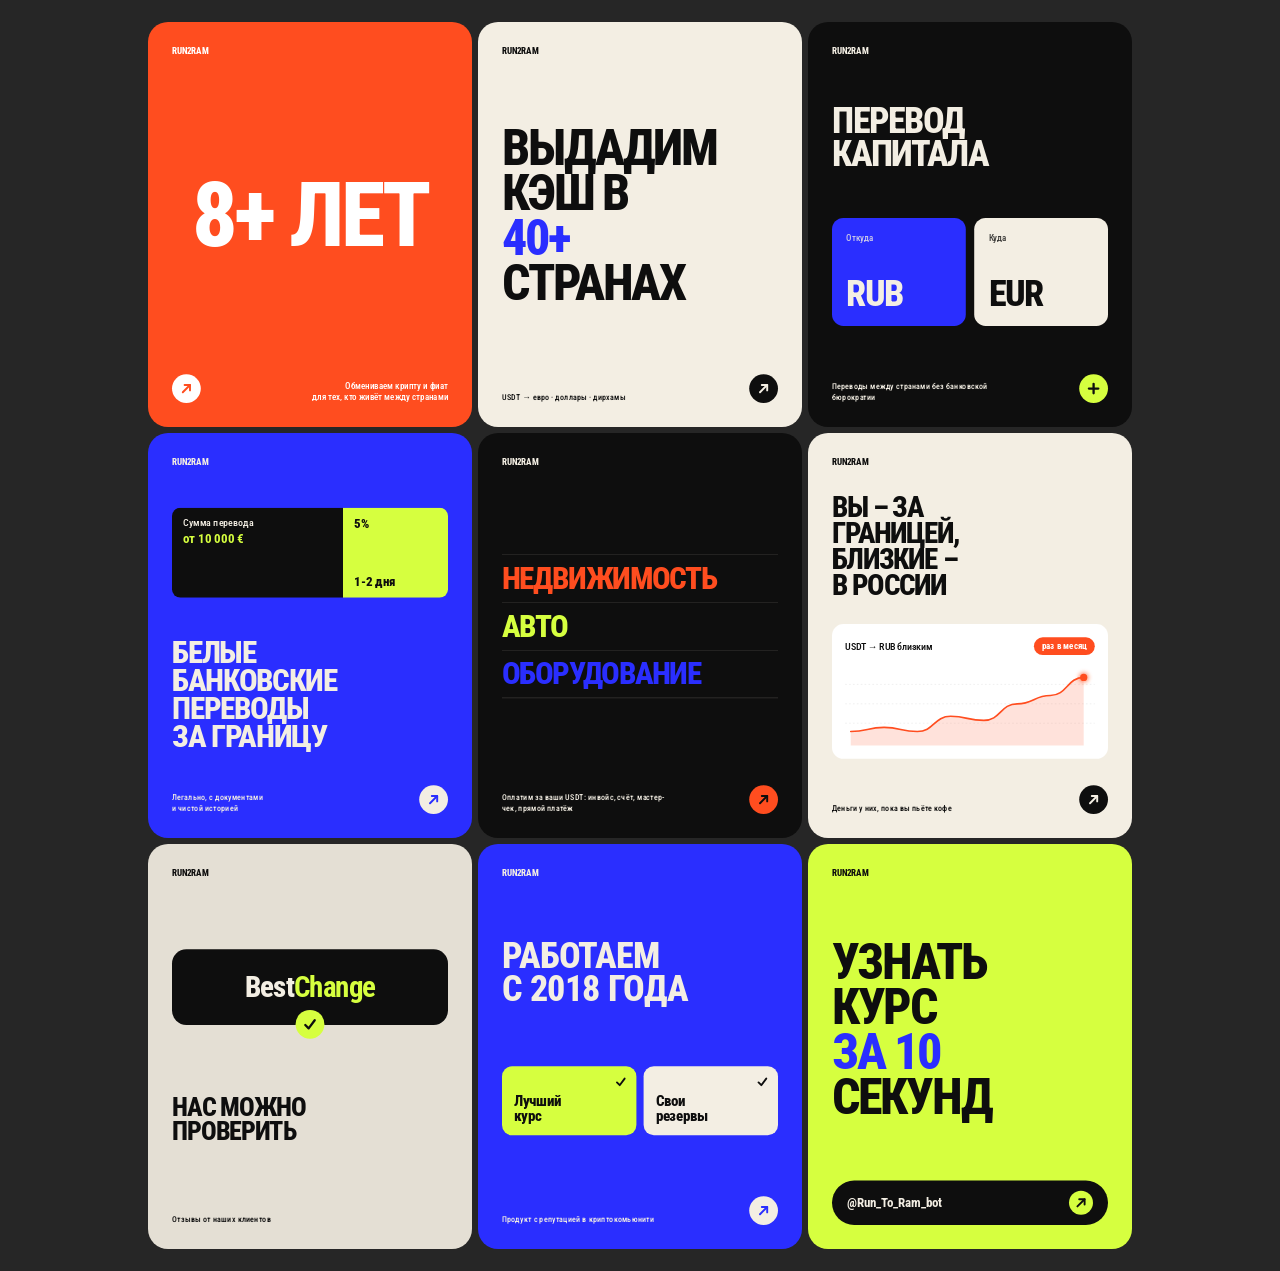
<file: index.html>
<!DOCTYPE html>
<html lang="ru">
<head>
<meta charset="UTF-8">
<title>RunToRam — Instagram v5</title>
<link rel="preconnect" href="https://fonts.googleapis.com">
<link rel="preconnect" href="https://fonts.gstatic.com" crossorigin>
<link href="https://fonts.googleapis.com/css2?family=Roboto+Condensed:wght@400;500;700;800;900&display=swap" rel="stylesheet">
<style>
  :root {
    --cream:  #F3EEE3;
    --black:  #0E0E0E;
    --indigo: #2A2EFF;
    --lime:   #D6FF3F;
    --orange: #FF4D1F;
    --ink-60: rgba(14,14,14,.55);
    --cr-60:  rgba(243,238,227,.6);
  }

  * { margin:0; padding:0; box-sizing:border-box; font-family:'Roboto Condensed',sans-serif; }

  body {
    background:#262626;            /* чуть светлее чёрной карточки (#0E0E0E) */
    padding:22px;
    display:grid;
    grid-template-columns:repeat(3, 324px);   /* всегда 3 карточки в ряд, как в Инсте */
    gap:6px;
    justify-content:center;
    align-content:start;
  }

  .frame { width:324px; height:405px; overflow:hidden; border-radius:20px; flex-shrink:0; }

  .card {
    width:1080px; height:1350px;
    transform:scale(.3); transform-origin:top left;
    position:relative; overflow:hidden;
    padding:80px;
    display:flex; flex-direction:column; justify-content:space-between;
  }

  /* ---- shared atoms ---- */
  .top { display:flex; justify-content:space-between; align-items:center; z-index:3; position:relative; }
  .bot { display:flex; justify-content:space-between; align-items:flex-end; z-index:3; position:relative; gap:24px; }

  .wm { font-size:30px; font-weight:800; letter-spacing:-.02em; }
  .tag {
    font-size:24px; font-weight:600; letter-spacing:.02em;
    padding:14px 30px; border-radius:999px;
  }
  .kicker { font-size:28px; font-weight:500; letter-spacing:.01em; max-width:560px; line-height:1.35; }

  .circle {
    width:96px; height:96px; border-radius:50%;
    display:flex; align-items:center; justify-content:center;
    font-size:46px; font-weight:500; flex-shrink:0;
  }

  /* icons */
  .ico { display:block; }
  .circle .ico { width:48px; height:48px; }

  .pill-mark {
    display:inline-flex; align-items:center; gap:14px;
    padding:18px 32px; border-radius:999px;
    font-size:34px; font-weight:700;
  }

  /* hero type */
  .hero {
    font-weight:800; letter-spacing:-.045em; line-height:.9;
  }
  .it { font-style:normal; font-weight:800; }

  /* nested widget */
  .widget {
    border-radius:38px; padding:48px;
    display:flex; flex-direction:column; justify-content:space-between;
  }

  /* ============================================================= 01
     КТО МЫ — indigo, giant number (à la "1M")                     */
  .c1 { background:var(--orange); color:#fff; }
  .c1 .num { font-size:300px; font-weight:800; letter-spacing:-.04em; line-height:.9; color:#fff; white-space:nowrap; text-align:center; }
  .c1 .tag { background:var(--lime); color:var(--black); }
  .c1 .circle { background:#fff; color:var(--orange); }
  .c1 .cap { font-size:30px; font-weight:500; max-width:540px; text-align:right; line-height:1.3; color:#fff; }

  /* ============================================================= 02
     USDT → КЭШ — cream, massive type w/ italic accent             */
  .c2 { background:var(--cream); color:var(--black); }
  .c2 .hero { font-size:166px; }
  .c2 .it { color:var(--indigo); }
  .c2 .tag { background:var(--black); color:var(--cream); }
  .c2 .circle { background:var(--black); color:var(--cream); }

  /* ============================================================= 03
     ПЕРЕВОД КАПИТАЛА — black, nested stat widgets (à la GROWTH)    */
  .c3 { background:var(--black); color:var(--cream); }
  .c3 .hero { font-size:120px; }
  .c3 .plus { width:96px; height:96px; border-radius:50%; background:var(--lime); color:var(--black);
              display:flex; align-items:center; justify-content:center; font-size:64px; font-weight:400; }
  .c3 .grid { display:grid; grid-template-columns:1fr 1fr; gap:28px; }
  .c3 .w-a { background:var(--indigo); color:var(--cream); height:360px; }
  .c3 .w-b { background:var(--cream); color:var(--black); height:360px; }
  .c3 .w-lbl { font-size:30px; font-weight:500; opacity:.8; }
  .c3 .w-big { font-size:120px; font-weight:800; letter-spacing:-.04em; line-height:1; }
  .c3 .tag { background:var(--orange); color:var(--black); }
  .c3 .plus .ico { width:54px; height:54px; }

  /* ============================================================= 04
     БЕЛЫЕ ПЕРЕВОДЫ 5% — indigo, horizontal bar (à la Revenue)     */
  .c4 { background:var(--indigo); color:var(--cream); }
  .c4 .bartop { display:flex; justify-content:flex-end; font-size:30px; font-weight:600; opacity:.85; }
  .c4 .bar { display:flex; height:300px; border-radius:28px; overflow:hidden; margin:18px 0; }
  .c4 .seg-a { background:var(--black); flex:0 0 62%; position:relative; }
  .c4 .seg-b { background:var(--lime); flex:1; position:relative; }
  .c4 .seg-a .pc { position:absolute; top:28px; left:36px; color:var(--cream); font-size:34px; font-weight:500; }
  .c4 .seg-a .pc b { display:block; margin-top:10px; font-size:44px; color:var(--lime); }
  .c4 .seg-b .pc { position:absolute; top:28px; left:36px; color:var(--black); font-size:44px; font-weight:800; }
  .c4 .seg-b .pc-b { position:absolute; bottom:28px; left:36px; color:var(--black); font-size:44px; font-weight:800; }
  .c4 .barfoot { display:flex; justify-content:space-between; align-items:flex-end; }
  .c4 .barfoot .l { font-size:32px; font-weight:500; }
  .c4 .barfoot .r { font-size:60px; font-weight:800; letter-spacing:-.03em; color:var(--lime); }
  .c4 .hero { font-size:104px; }
  .c4 .tag { background:var(--lime); color:var(--black); }
  .c4 .circle { background:var(--cream); color:var(--indigo); }

  /* ============================================================= 05
     КРУПНЫЕ ПОКУПКИ — black, stat stack (à la 300%/275%/7x)       */
  .c5 { background:var(--black); color:var(--cream); }
  .c5 .row5 { border-top:2px solid rgba(243,238,227,.18); padding:30px 0; }
  .c5 .row5:last-of-type { border-bottom:2px solid rgba(243,238,227,.18); }
  .c5 .big5 { font-size:102px; font-weight:800; letter-spacing:-.04em; line-height:.95; color:var(--orange); }
  .c5 .big5.alt { color:var(--lime); }
  .c5 .big5.alt2 { color:var(--indigo); -webkit-text-stroke:0; }
  .c5 .lbl5 { font-size:30px; font-weight:600; opacity:.75; margin-top:6px; }
  .c5 .tag { background:var(--orange); color:var(--black); }
  .c5 .circle { background:var(--orange); color:var(--black); }

  /* ============================================================= 06
     РОДНЫЕ В РОССИИ — cream, area chart (à la Active users)       */
  .c6 { background:var(--cream); color:var(--black); }
  .c6 .hero { font-size:96px; }
  .c6 .chartcard { background:#fff; border-radius:38px; padding:44px; }
  .c6 . chead { display:flex; justify-content:space-between; align-items:center; }
  .c6 .clbl { font-size:32px; font-weight:500; }
  .c6 .cpill { background:var(--orange); color:#fff; font-size:30px; font-weight:700; padding:12px 26px; border-radius:999px; }
  .c6 .tag { background:var(--indigo); color:var(--cream); }
  .c6 .circle { background:var(--black); color:var(--cream); }

  /* ============================================================= 07
     BESTCHANGE — cream/grey, framed pill mark (à la $72 000)      */
  .c7 { background:#E4DFD4; color:var(--black); }
  .c7 .markbox {
    background:var(--black); border-radius:48px;
    padding:70px 60px; display:flex; align-items:center; justify-content:center;
    position:relative;
  }
  .c7 .markbox .bc { font-size:96px; font-weight:800; letter-spacing:-.03em; color:var(--cream); }
  .c7 .markbox .bc b { color:var(--lime); }
  .c7 .plus {
    position:absolute; bottom:-46px; left:50%; transform:translateX(-50%);
    width:96px; height:96px; border-radius:50%; background:var(--lime); color:var(--black);
    display:flex; align-items:center; justify-content:center; font-size:64px; font-weight:400;
  }
  .c7 .plus .ico { width:54px; height:54px; }
  .c7 .hero { font-size:88px; }
  .c7 .tag { background:var(--indigo); color:var(--cream); }

  /* ============================================================= 08
     ПОЧЕМУ ДОВЕРЯЮТ — indigo, big "8" + nested widgets            */
  .c8 { background:var(--indigo); color:var(--cream); }
  .c8 .big8 { font-size:300px; font-weight:800; letter-spacing:-.05em; line-height:.8; }
  .c8 .big8 small { font-size:60px; font-weight:600; letter-spacing:0; display:block; opacity:.9; }
  .c8 .h8 { font-size:120px; font-weight:800; letter-spacing:-.02em; line-height:.92; }
  .c8 .grid { display:grid; grid-template-columns:1fr 1fr; gap:24px; }
  .c8 .w { border-radius:34px; padding:40px; height:230px; display:flex; flex-direction:column; justify-content:flex-end; position:relative; }
  .c8 .chk { position:absolute; top:30px; right:30px; width:44px; height:44px; }
  .c8 .w.lime { background:var(--lime); color:var(--black); }
  .c8 .w.cream { background:var(--cream); color:var(--black); }
  .c8 .w .t { font-size:30px; font-weight:600; opacity:.7; }
  .c8 .w .v { font-size:50px; font-weight:800; letter-spacing:-.03em; line-height:1; }
  .c8 .tag { background:var(--lime); color:var(--black); }
  .c8 .circle { background:var(--cream); color:var(--indigo); }

  /* ============================================================= 09
     КУРС СЕЙЧАС — lime, CTA bold type                             */
  .c9 { background:var(--lime); color:var(--black); }
  .c9 .hero { font-size:166px; }
  .c9 .it { color:var(--indigo); }
  .c9 .botbar {
    background:var(--black); color:var(--cream); border-radius:999px;
    padding:34px 50px; display:flex; align-items:center; justify-content:space-between;
    font-size:42px; font-weight:700;
  }
  .c9 .botbar .circle { width:80px; height:80px; background:var(--lime); color:var(--black); font-size:40px; }
  .c9 .tag { background:var(--black); color:var(--lime); }

</style>
</head>
<body>

  <!-- icon definitions (clean, thick, straight) -->
  <svg width="0" height="0" aria-hidden="true" style="position:absolute">
    <defs>
      <symbol id="ic-arrow" viewBox="0 0 24 24">
        <g fill="none" stroke="currentColor" stroke-width="3.2" stroke-linecap="round" stroke-linejoin="round">
          <line x1="6" y1="18" x2="18" y2="6"/>
          <polyline points="9 6 18 6 18 15"/>
        </g>
      </symbol>
      <symbol id="ic-check" viewBox="0 0 24 24">
        <g fill="none" stroke="currentColor" stroke-width="3.4" stroke-linecap="round" stroke-linejoin="round">
          <polyline points="5 13 10 18 19 6"/>
        </g>
      </symbol>
      <symbol id="ic-plus" viewBox="0 0 24 24">
        <g fill="none" stroke="currentColor" stroke-width="3.4" stroke-linecap="round" stroke-linejoin="round">
          <line x1="12" y1="5" x2="12" y2="19"/>
          <line x1="5" y1="12" x2="19" y2="12"/>
        </g>
      </symbol>
    </defs>
  </svg>

  <!-- 01 КТО МЫ -->
  <div class="frame"><div class="card c1">
    <div class="top"><span class="wm">RUN2RAM</span></div>
    <div class="num">8+ ЛЕТ</div>
    <div class="bot">
      <div class="circle"><svg class="ico"><use href="#ic-arrow"/></svg></div>
      <div class="cap">Обмениваем крипту и фиат<br>для тех, кто живёт между странами</div>
    </div>
  </div></div>

  <!-- 02 USDT → КЭШ -->
  <div class="frame"><div class="card c2">
    <div class="top"><span class="wm">RUN2RAM</span></div>
    <div class="hero">ВЫДАДИМ<br>КЭШ В<br><span class="it">40+</span><br>СТРАНАХ</div>
    <div class="bot">
      <span class="kicker">USDT → евро · доллары · дирхамы</span>
      <div class="circle"><svg class="ico"><use href="#ic-arrow"/></svg></div>
    </div>
  </div></div>

  <!-- 03 ПЕРЕВОД КАПИТАЛА -->
  <div class="frame"><div class="card c3">
    <div class="top"><span class="wm">RUN2RAM</span></div>
    <div>
      <div class="hero">ПЕРЕВОД<br>КАПИТАЛА</div>
    </div>
    <div class="grid">
      <div class="widget w-a">
        <div class="w-lbl">Откуда</div>
        <div class="w-big">RUB</div>
      </div>
      <div class="widget w-b">
        <div class="w-lbl">Куда</div>
        <div class="w-big">EUR</div>
      </div>
    </div>
    <div class="bot">
      <span class="kicker">Переводы между странами без банковской бюрократии</span>
      <div class="plus"><svg class="ico"><use href="#ic-plus"/></svg></div>
    </div>
  </div></div>

  <!-- 04 БЕЛЫЕ ПЕРЕВОДЫ 5% -->
  <div class="frame"><div class="card c4">
    <div class="top"><span class="wm">RUN2RAM</span></div>
    <div>
      <div class="bar">
        <div class="seg-a"><span class="pc">Сумма перевода<br><b>от 10 000 €</b></span></div>
        <div class="seg-b"><span class="pc">5%</span><span class="pc-b">1-2 дня</span></div>
      </div>
    </div>
    <div class="hero">БЕЛЫЕ<br>БАНКОВСКИЕ<br>ПЕРЕВОДЫ<br>ЗА ГРАНИЦУ</div>
    <div class="bot">
      <span class="kicker">Легально, с документами<br>и чистой историей</span>
      <div class="circle"><svg class="ico"><use href="#ic-arrow"/></svg></div>
    </div>
  </div></div>

  <!-- 05 КРУПНЫЕ ПОКУПКИ -->
  <div class="frame"><div class="card c5">
    <div class="top"><span class="wm">RUN2RAM</span></div>
    <div>
      <div class="row5"><div class="big5">НЕДВИЖИМОСТЬ</div></div>
      <div class="row5"><div class="big5 alt">АВТО</div></div>
      <div class="row5"><div class="big5 alt2">ОБОРУДОВАНИЕ</div></div>
    </div>
    <div class="bot">
      <span class="kicker">Оплатим за ваши USDT: инвойс, счёт, мастер-чек, прямой платёж</span>
      <div class="circle"><svg class="ico"><use href="#ic-arrow"/></svg></div>
    </div>
  </div></div>

  <!-- 06 РОДНЫЕ В РОССИИ -->
  <div class="frame"><div class="card c6">
    <div class="top"><span class="wm">RUN2RAM</span></div>
    <div class="hero">ВЫ – ЗА<br>ГРАНИЦЕЙ,<br>БЛИЗКИЕ –<br>В РОССИИ</div>
    <div class="chartcard">
      <div class="chead" style="display:flex; justify-content:space-between; align-items:center; margin-bottom:24px;">
        <span class="clbl">USDT → RUB близким</span>
        <span class="cpill">раз в месяц</span>
      </div>
      <svg viewBox="0 0 900 300" xmlns="http://www.w3.org/2000/svg" style="width:100%; display:block; overflow:visible;">
        <defs><filter id="dotglow" x="-200%" y="-200%" width="500%" height="500%"><feGaussianBlur stdDeviation="7"/></filter></defs>
        <line x1="0" y1="80"  x2="900" y2="80"  stroke="#e3e3e3" stroke-width="2" stroke-dasharray="6 8"/>
        <line x1="0" y1="150" x2="900" y2="150" stroke="#e3e3e3" stroke-width="2" stroke-dasharray="6 8"/>
        <line x1="0" y1="220" x2="900" y2="220" stroke="#e3e3e3" stroke-width="2" stroke-dasharray="6 8"/>
        <path d="M20,250 C80,250 80,235 140,235 C200,235 200,250 260,250 C320,250 320,195 380,195 C440,195 440,210 500,210 C560,210 560,150 620,150 C680,150 680,120 740,120 C800,120 800,55 860,55 L860,300 L20,300 Z" fill="#FF4D1F" fill-opacity="0.16"/>
        <path d="M20,250 C80,250 80,235 140,235 C200,235 200,250 260,250 C320,250 320,195 380,195 C440,195 440,210 500,210 C560,210 560,150 620,150 C680,150 680,120 740,120 C800,120 800,55 860,55" fill="none" stroke="#FF4D1F" stroke-width="6" stroke-linecap="round" stroke-linejoin="round"/>
        <circle cx="860" cy="55" r="18" fill="#FF4D1F" opacity="0.5" filter="url(#dotglow)"/>
        <circle cx="860" cy="55" r="13" fill="#FF7A4D" opacity="0.4" filter="url(#dotglow)"/>
        <circle cx="860" cy="55" r="13" fill="#FF4D1F"/>
      </svg>
    </div>
    <div class="bot">
      <span class="kicker">Деньги у них, пока вы пьёте кофе</span>
      <div class="circle"><svg class="ico"><use href="#ic-arrow"/></svg></div>
    </div>
  </div></div>

  <!-- 07 BESTCHANGE -->
  <div class="frame"><div class="card c7">
    <div class="top"><span class="wm">RUN2RAM</span></div>
    <div class="markbox">
      <div class="bc">Best<b>Change</b></div>
      <div class="plus"><svg class="ico"><use href="#ic-check"/></svg></div>
    </div>
    <div class="hero">НАС МОЖНО<br>ПРОВЕРИТЬ</div>
    <div class="bot">
      <span class="kicker">Отзывы от наших клиентов</span>
    </div>
  </div></div>

  <!-- 08 ПОЧЕМУ ДОВЕРЯЮТ -->
  <div class="frame"><div class="card c8">
    <div class="top"><span class="wm">RUN2RAM</span></div>
    <div class="h8">РАБОТАЕМ<br>С 2018 ГОДА</div>
    <div class="grid">
      <div class="w lime"><svg class="ico chk"><use href="#ic-check"/></svg><span class="v">Лучший<br>курс</span></div>
      <div class="w cream"><svg class="ico chk"><use href="#ic-check"/></svg><span class="v">Свои<br>резервы</span></div>
    </div>
    <div class="bot">
      <span class="kicker">Продукт с репутацией в криптокомьюнити</span>
      <div class="circle"><svg class="ico"><use href="#ic-arrow"/></svg></div>
    </div>
  </div></div>

  <!-- 09 КУРС СЕЙЧАС -->
  <div class="frame"><div class="card c9">
    <div class="top"><span class="wm">RUN2RAM</span></div>
    <div class="hero">УЗНАТЬ<br>КУРС<br><span class="it">ЗА 10</span><br>СЕКУНД</div>
    <div class="botbar">
      <span>@Run_To_Ram_bot</span>
      <div class="circle"><svg class="ico"><use href="#ic-arrow"/></svg></div>
    </div>
  </div></div>

</body>
</html>
</file>
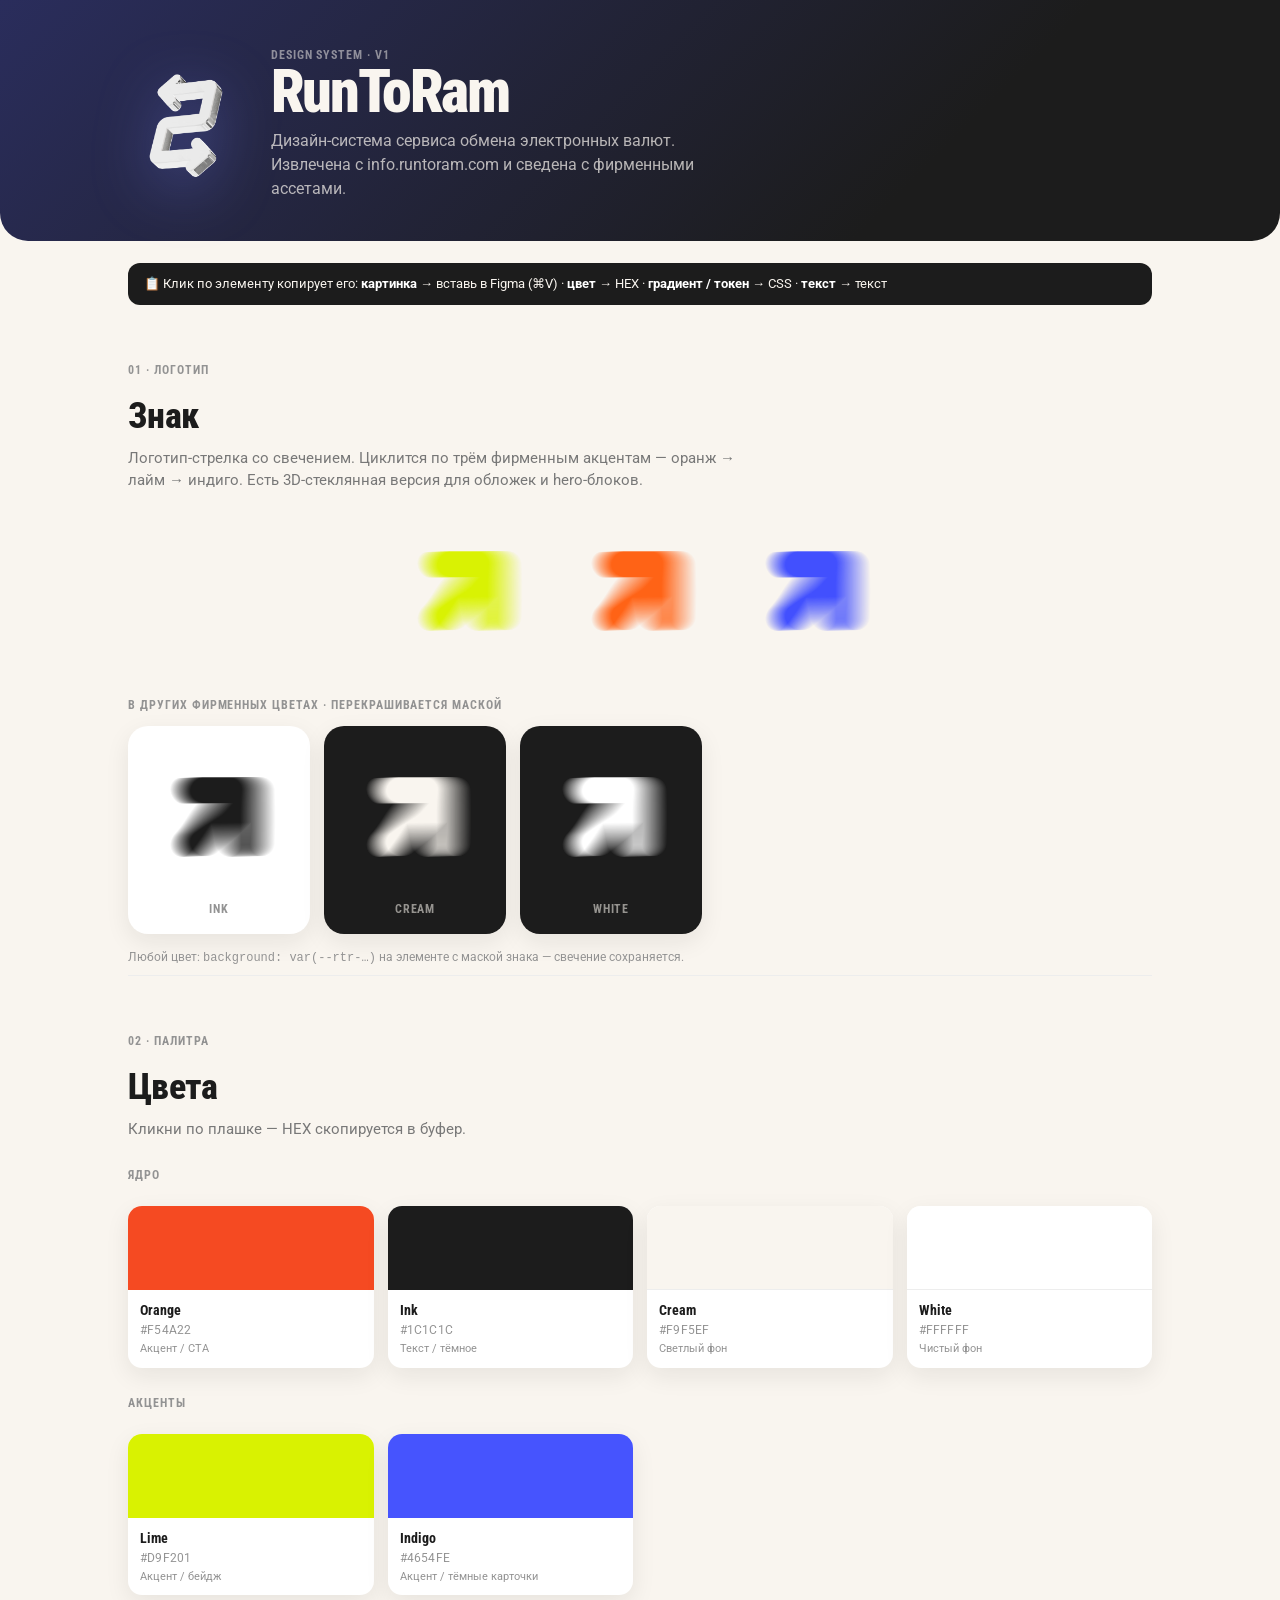
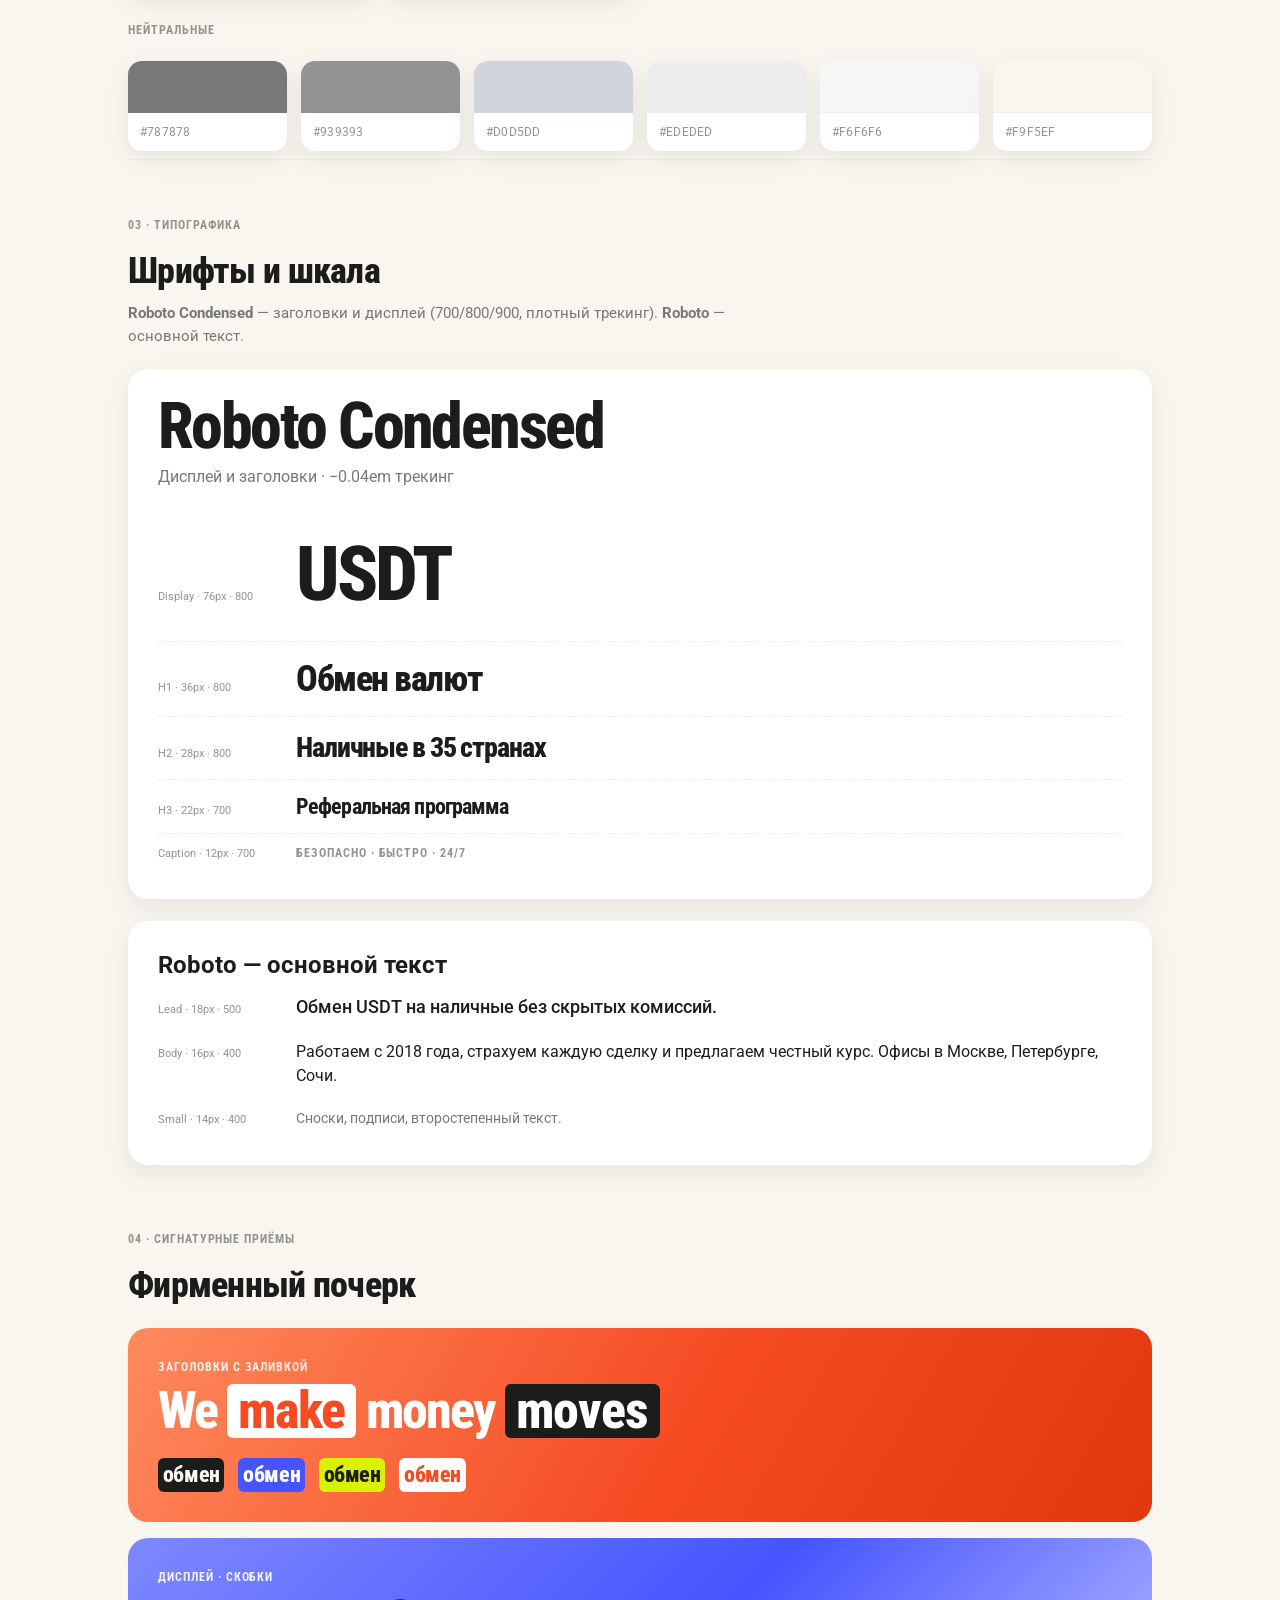
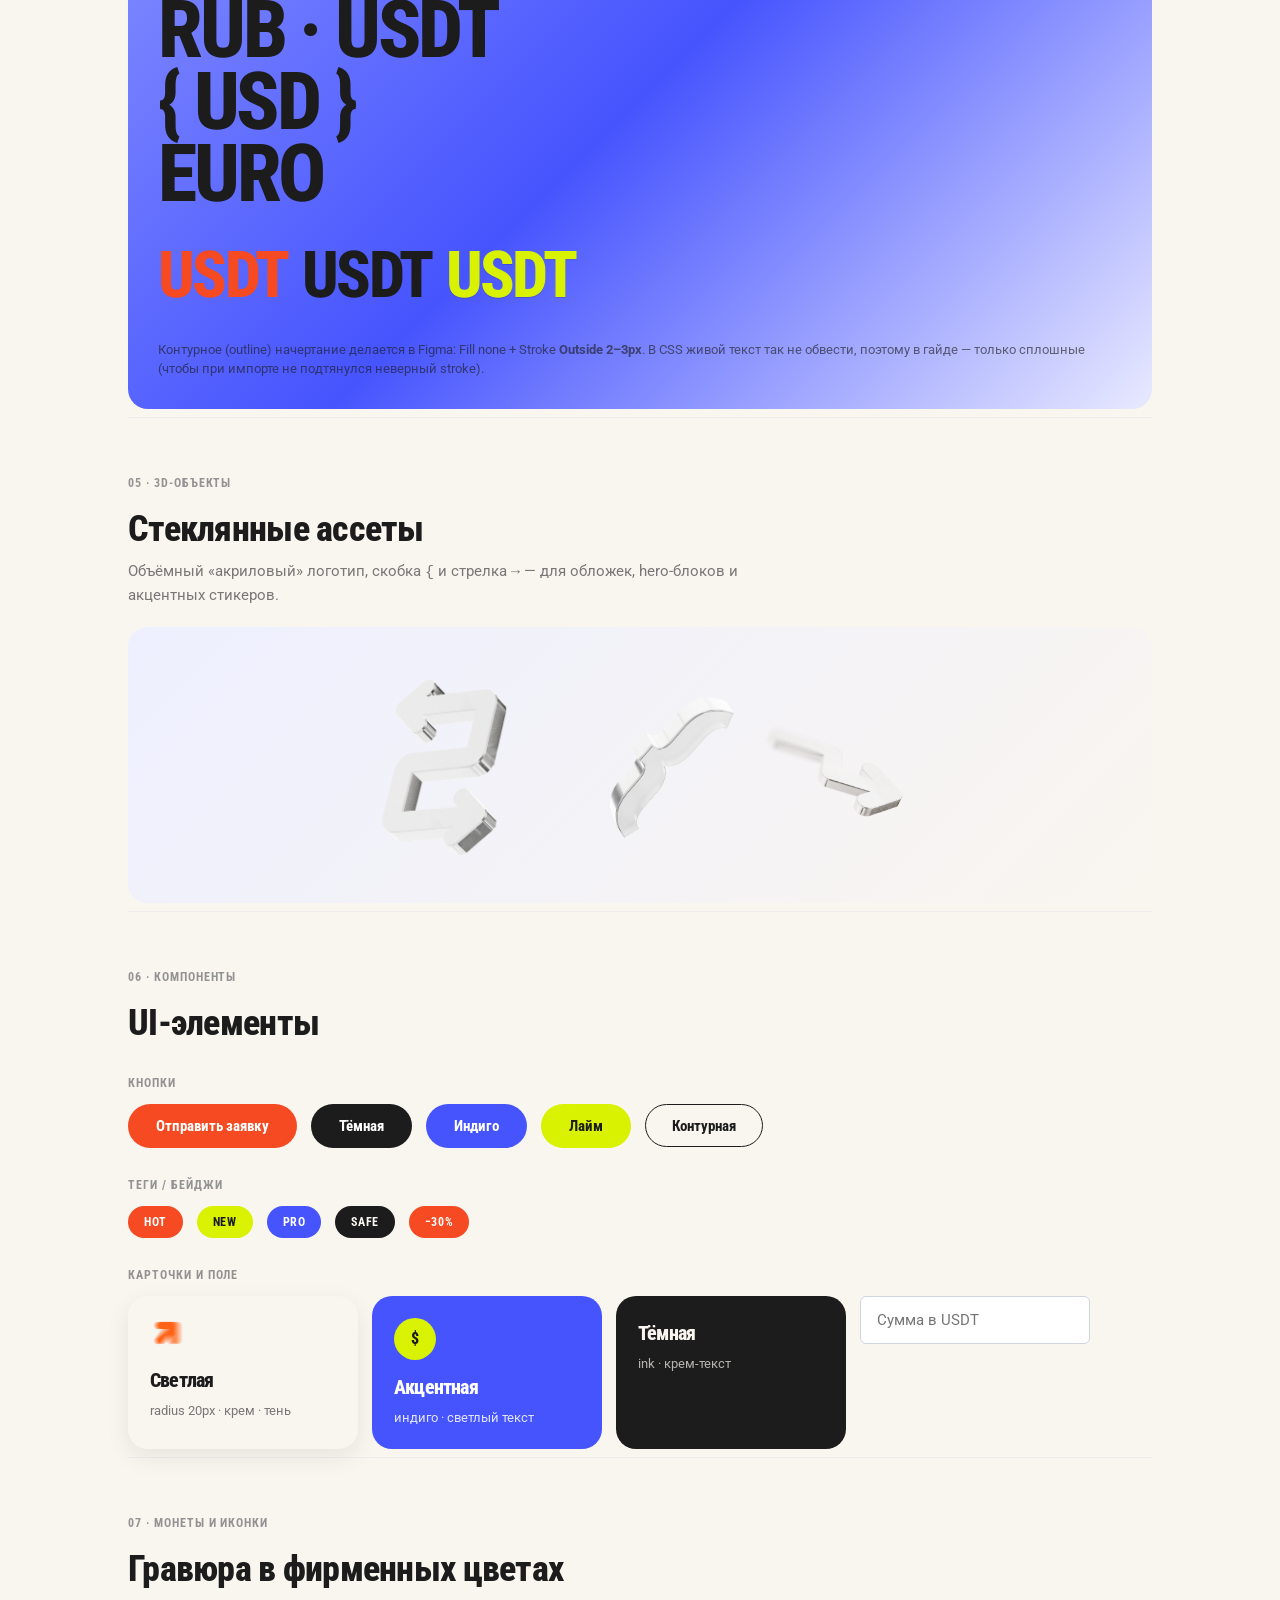
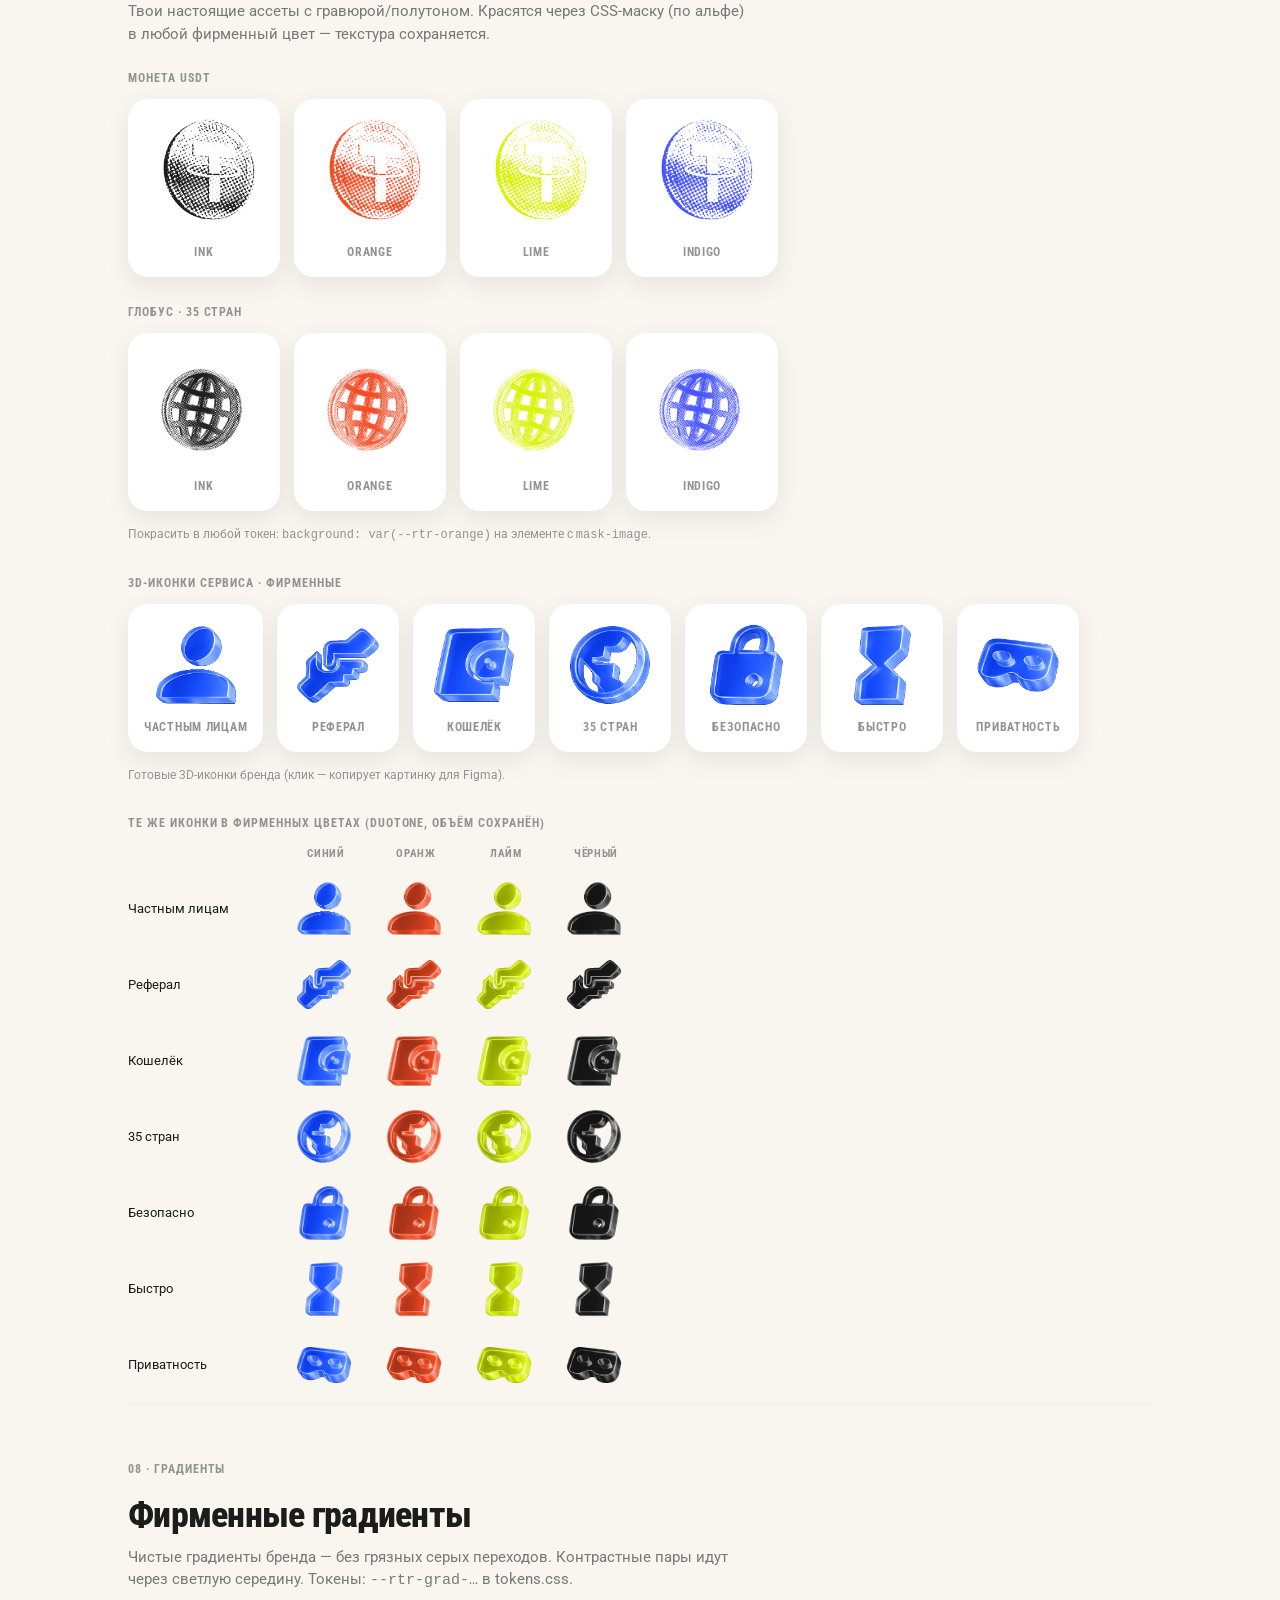
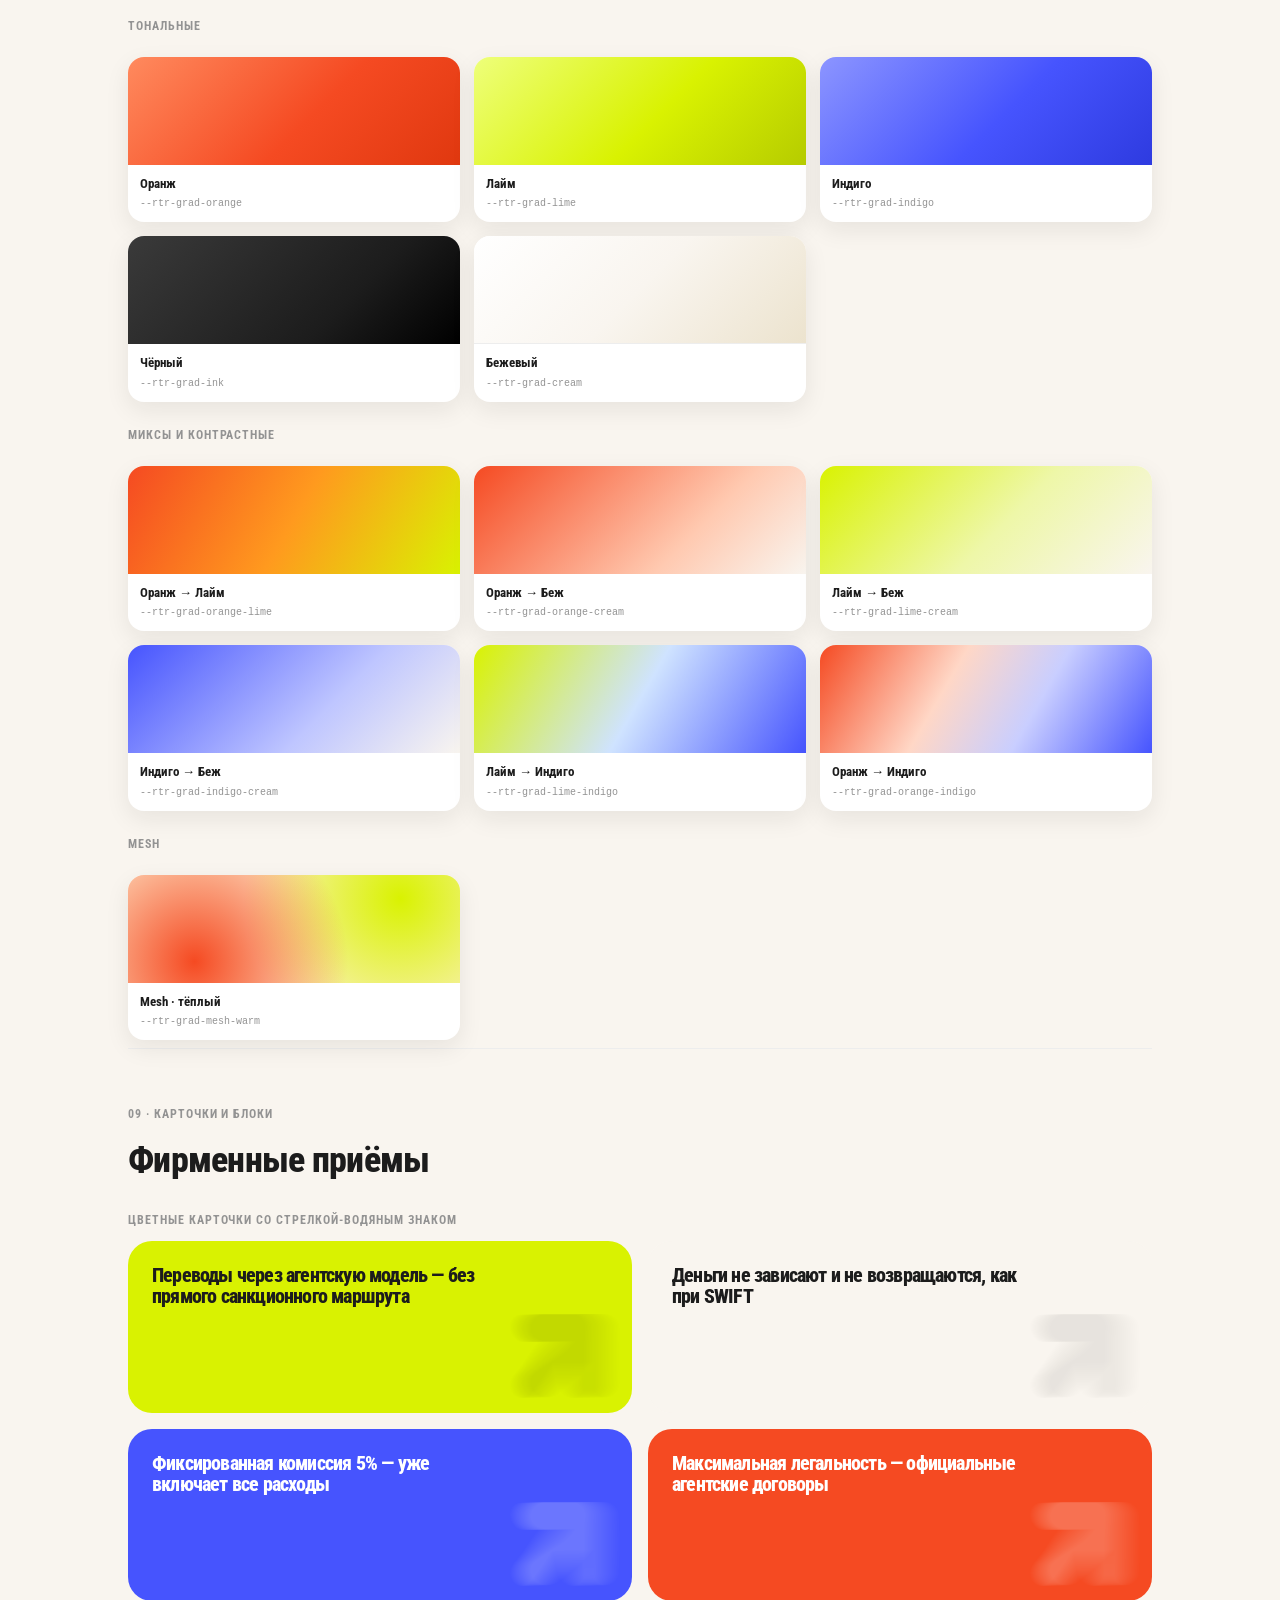
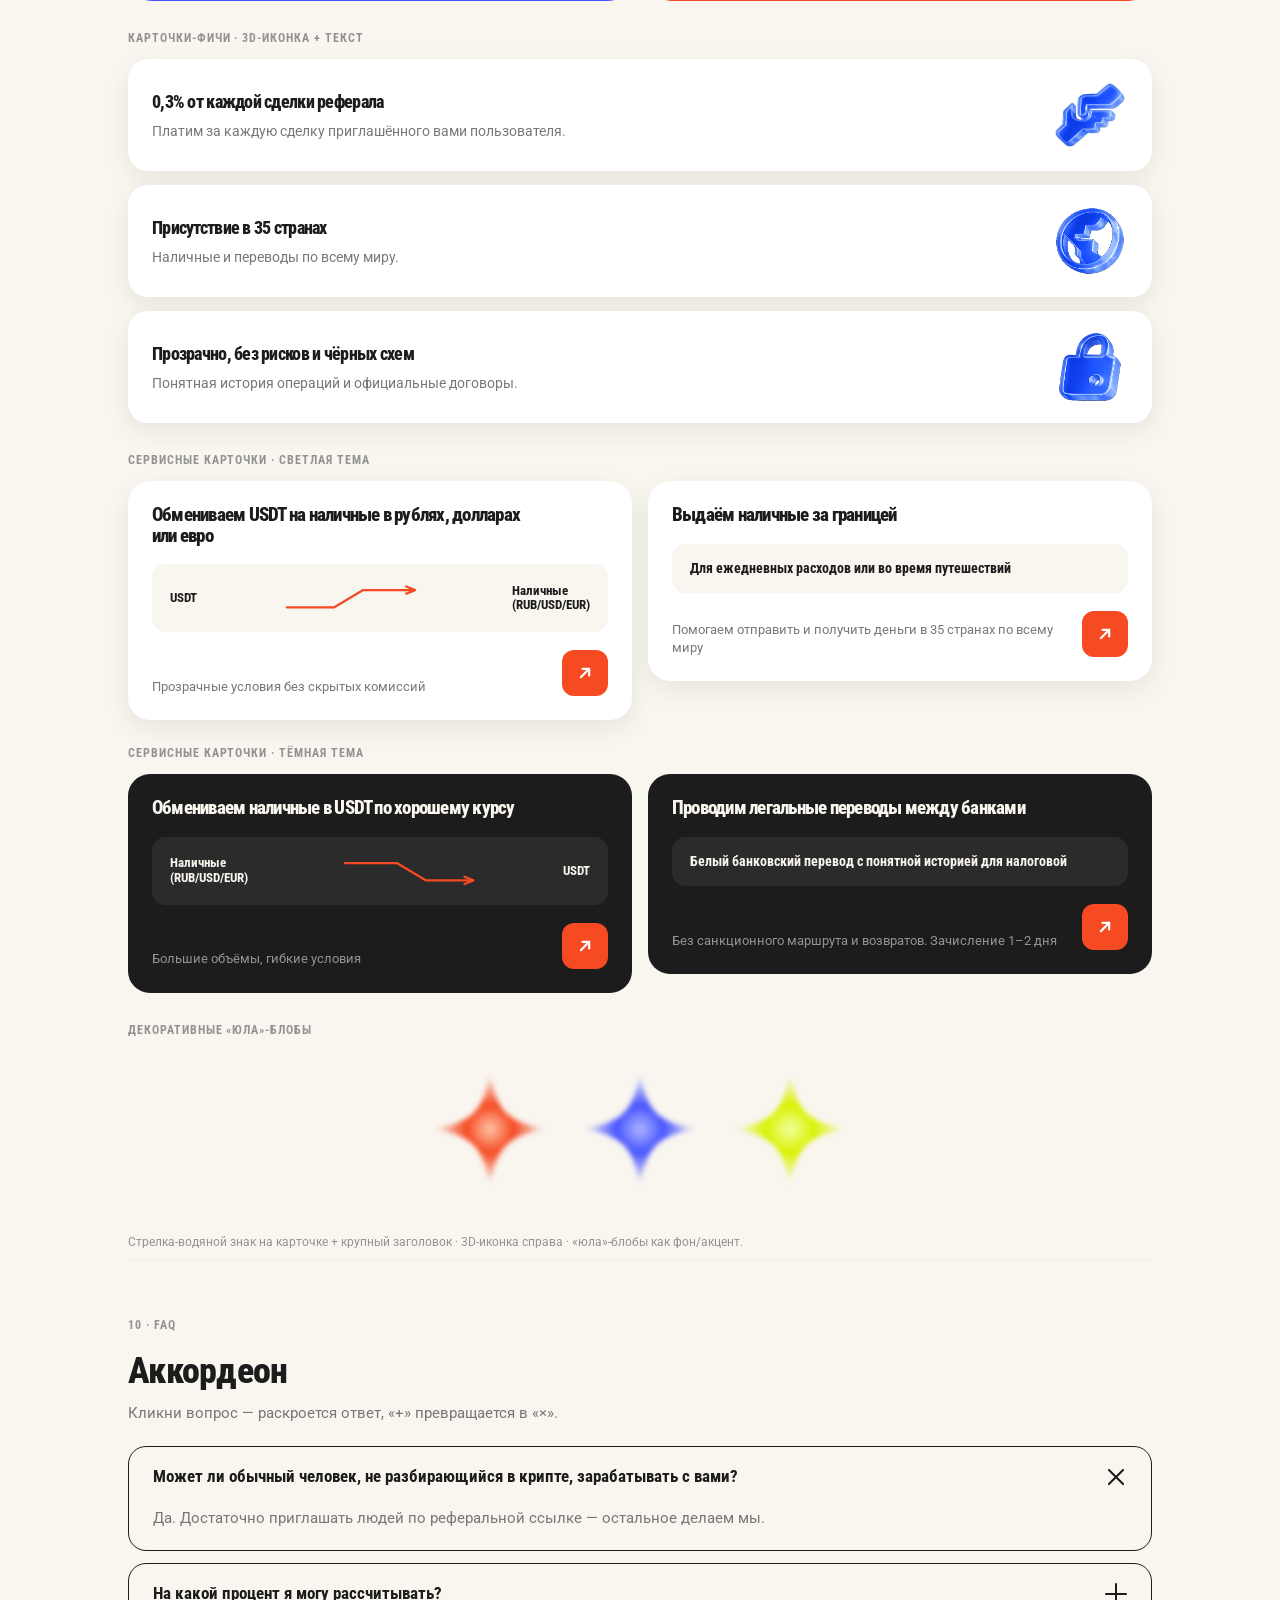
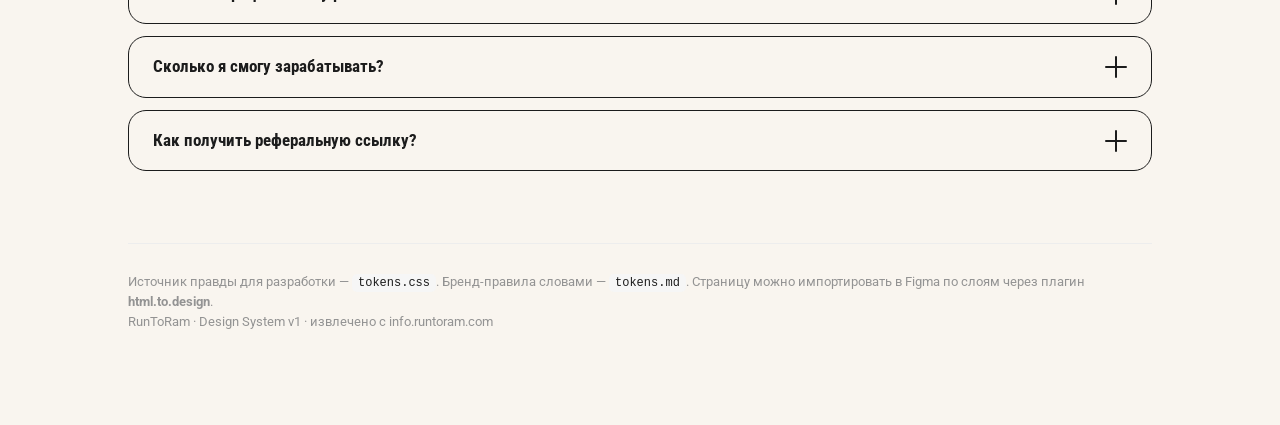
<file: design-system/index.html>
<!DOCTYPE html>
<html lang="ru">
<head>
<meta charset="utf-8">
<meta name="viewport" content="width=device-width, initial-scale=1">
<title>RunToRam · Design System</title>
<link rel="preconnect" href="https://fonts.googleapis.com">
<link rel="preconnect" href="https://fonts.gstatic.com" crossorigin>
<link href="https://fonts.googleapis.com/css2?family=Roboto+Condensed:wght@400;500;700;800;900&family=Roboto:wght@400;500;700&display=swap" rel="stylesheet">
<link rel="stylesheet" href="tokens.css">
<style>
  * { margin:0; padding:0; box-sizing:border-box; }
  body {
    font-family: var(--rtr-font-body);
    color: var(--rtr-ink);
    background: var(--rtr-cream);
    -webkit-font-smoothing: antialiased;
    line-height: 1.5;
  }
  .wrap { max-width: 1080px; margin: 0 auto; padding: 0 28px 100px; }

  /* labels */
  .label {
    font-family: var(--rtr-font-display); font-weight: 700;
    text-transform: uppercase; letter-spacing: var(--rtr-track-label);
    font-size: 12px; color: var(--rtr-gray-500);
  }
  h2.sec-title {
    font-family: var(--rtr-font-display); font-weight: 800;
    font-size: var(--rtr-fs-h1); letter-spacing: var(--rtr-track-head);
    margin: 10px 0 4px;
  }
  .sec-note { color: var(--rtr-gray-700); font-size: 15px; max-width: 620px; }
  section { padding: 56px 0 8px; border-top: 1px solid var(--rtr-gray-200); }
  section:first-of-type { border-top: none; }

  /* ---------- HEADER ---------- */
  header.hero {
    background: linear-gradient(135deg,#2A2D5C 0%, #1C1C1C 72%);
    border-radius: 0 0 28px 28px;
  }
  .hero-inner { max-width:1080px; margin:0 auto; padding:46px 28px 40px;
    display:flex; align-items:center; gap:30px; flex-wrap:wrap; }
  .hero img { height:128px; width:auto; filter: drop-shadow(0 14px 30px rgba(124,136,255,.35)); }
  .hero h1 { font-family:var(--rtr-font-display); font-weight:900;
    font-size:60px; letter-spacing:var(--rtr-track-display); line-height:.92; color:var(--rtr-cream); }
  .hero p { color:rgba(249,245,239,.7); margin-top:10px; max-width:460px; }
  .hero .meta { font-family:var(--rtr-font-display); font-weight:700; font-size:12px;
    text-transform:uppercase; letter-spacing:var(--rtr-track-label); color:rgba(249,245,239,.5); }

  /* ---------- COLOR SWATCHES ---------- */
  .sw-grid { display:grid; gap:14px; margin-top:22px; }
  .c4 { grid-template-columns: repeat(4, 1fr); }
  .c6 { grid-template-columns: repeat(6, 1fr); }
  .sw { border-radius:14px; overflow:hidden; box-shadow:var(--rtr-shadow-card);
    cursor:pointer; transition:transform .15s ease; background:#fff; }
  .sw:hover { transform: translateY(-3px); }
  .sw .chip { height:84px; }
  .sw .m { padding:10px 12px; }
  .sw .nm { font-family:var(--rtr-font-display); font-weight:700; font-size:14px; }
  .sw .hx { font-size:12px; color:var(--rtr-gray-500); letter-spacing:.02em; }
  .sw small.role { display:block; font-size:11px; color:var(--rtr-gray-500); margin-top:2px; }

  /* ---------- TYPE ---------- */
  .type-card { background:#fff; border-radius:var(--rtr-r-card); padding:26px 30px;
    margin-top:22px; box-shadow:var(--rtr-shadow-card); }
  .specimen { display:flex; align-items:baseline; gap:18px; padding:10px 0;
    border-bottom:1px dashed var(--rtr-gray-200); }
  .specimen:last-child { border-bottom:none; }
  .specimen .tag { font-size:11px; color:var(--rtr-gray-500); width:120px; flex:none;
    font-family:var(--rtr-font-body); }
  .disp { font-family:var(--rtr-font-display); font-weight:800; letter-spacing:var(--rtr-track-display); }

  /* ---------- SIGNATURE ---------- */
  .panel { border-radius:var(--rtr-r-card); padding:30px; margin-top:16px; }
  .hl { font-family:var(--rtr-font-display); font-weight:800; display:inline-block;
    padding:.02em .22em; border-radius:6px; letter-spacing:-.02em; }

  /* монохромные SVG-элементы, перекрашиваемые через CSS-маску (любой фирменный цвет, без потери качества) */
  .mono { display:inline-block; width:120px; height:120px;
    -webkit-mask-repeat:no-repeat; -webkit-mask-position:center; -webkit-mask-size:contain;
    mask-repeat:no-repeat; mask-position:center; mask-size:contain; }
  .mono-tile { background:#fff; border-radius:var(--rtr-r-card); padding:16px;
    box-shadow:var(--rtr-shadow-card); display:flex; flex-direction:column; align-items:center; gap:8px; }
  .mono-tile .nm { font-family:var(--rtr-font-display); font-weight:700; font-size:12px;
    text-transform:uppercase; letter-spacing:.06em; color:var(--rtr-gray-500); }

  /* ---------- 3D OBJECTS ---------- */
  .glass-row { display:flex; gap:14px; align-items:center; justify-content:center;
    flex-wrap:wrap; margin-top:20px; background:linear-gradient(135deg,#EEF0FF,#F9F5EF);
    border-radius:var(--rtr-r-card); padding:28px; }

  /* ---------- COMPONENTS ---------- */
  .row { display:flex; gap:14px; flex-wrap:wrap; align-items:center; }
  .btn { font-family:var(--rtr-font-display); font-weight:700; font-size:15px;
    border:none; padding:13px 28px; border-radius:var(--rtr-r-button); cursor:pointer; }
  .btn-outline { background:transparent; color:var(--rtr-ink);
    border:1.5px solid var(--rtr-ink); padding:11.5px 26px; }
  .pill { font-family:var(--rtr-font-display); font-weight:700; font-size:12px;
    text-transform:uppercase; letter-spacing:.05em; padding:7px 16px; border-radius:var(--rtr-r-pill); }
  .card { border-radius:var(--rtr-r-card); padding:22px; width:230px; }
  .input { font-family:var(--rtr-font-body); font-size:15px; padding:13px 16px;
    border:1px solid var(--rtr-border); border-radius:var(--rtr-r-input); width:230px; height:48px; }

  .arrows { width:100%; height:auto; display:block; border-radius:10px; margin-top:18px; }
  .copy-hint { font-size:12px; color:var(--rtr-gray-500); margin-top:14px; }
  .grad-grid { display:grid; grid-template-columns:repeat(3,1fr); gap:14px; margin-top:22px; }
  .grad { border-radius:16px; overflow:hidden; background:#fff; box-shadow:var(--rtr-shadow-card); }
  .grad .gsw { height:108px; }
  .grad .gm { padding:9px 12px 11px; }
  .grad .gn { font-family:var(--rtr-font-display); font-weight:700; font-size:13px; }
  .grad code { display:block; margin-top:3px; font-size:10px; color:var(--rtr-gray-500); }
  .copy-banner { margin-top:22px; padding:11px 16px; background:var(--rtr-ink); color:var(--rtr-cream);
    border-radius:12px; font-size:13px; font-family:var(--rtr-font-body); }
  .copy-banner b { color:#fff; }
  #copy-toast { position:fixed; left:50%; bottom:26px; transform:translateX(-50%) translateY(16px);
    background:var(--rtr-ink); color:#fff; font-family:var(--rtr-font-display); font-weight:700;
    font-size:14px; padding:11px 22px; border-radius:var(--rtr-r-pill); box-shadow:0 10px 30px rgba(0,0,0,.28);
    opacity:0; pointer-events:none; transition:opacity .18s ease, transform .18s ease; z-index:9999; }
  #copy-toast.show { opacity:1; transform:translateX(-50%) translateY(0); }
  .sw, .grad, .mono, .mono-tile, img, .hl, .btn, .pill, .disp, code { cursor:copy; }
  /* colored cards with arrow watermark */
  .ccard { position:relative; overflow:hidden; border-radius:24px; padding:24px; min-height:172px; }
  .ccard h4 { font-family:var(--rtr-font-display); font-weight:800; font-size:20px; line-height:1.06; max-width:78%; position:relative; z-index:1; }
  .ccard .wm { position:absolute; right:-8px; bottom:-22px; width:158px; height:158px;
    -webkit-mask:url(assets/logo-lime.png) center/contain no-repeat; mask:url(assets/logo-lime.png) center/contain no-repeat; }
  /* feature cards */
  .feat { display:flex; align-items:center; gap:18px; background:#fff; border-radius:20px;
    padding:18px 24px; box-shadow:var(--rtr-shadow-card); }
  .feat .ft { flex:1; }
  .feat .ft h4 { font-family:var(--rtr-font-display); font-weight:800; font-size:18px; }
  .feat .ft p { font-size:14px; color:var(--rtr-gray-700); margin-top:6px; line-height:1.45; }
  .feat img { width:76px; height:76px; object-fit:contain; flex:none; }
  /* jula decorative */
  .jula-row { display:flex; gap:26px; justify-content:center; align-items:center;
    background:var(--rtr-cream); border-radius:var(--rtr-r-card); padding:28px; flex-wrap:wrap; }
  /* accordion */
  .acc { display:flex; flex-direction:column; gap:12px; margin-top:22px; }
  .acc-item { border:1.5px solid var(--rtr-ink); border-radius:18px; overflow:hidden; }
  .acc-q { display:flex; align-items:center; justify-content:space-between; gap:16px;
    padding:17px 24px; cursor:pointer; font-family:var(--rtr-font-display); font-weight:700; font-size:17px; }
  .acc-q .ic { flex:none; width:22px; height:22px; position:relative; transition:transform .22s ease; }
  .acc-q .ic::before, .acc-q .ic::after { content:""; position:absolute; background:var(--rtr-ink); border-radius:2px; }
  .acc-q .ic::before { left:0; right:0; top:10px; height:2px; }
  .acc-q .ic::after { top:0; bottom:0; left:10px; width:2px; }
  .acc-item.open .acc-q .ic { transform:rotate(45deg); }
  .acc-a { max-height:0; overflow:hidden; transition:max-height .3s ease; }
  .acc-a p { padding:0 24px 20px; font-size:15px; color:var(--rtr-gray-700); line-height:1.55; }
  .acc-item.open .acc-a { max-height:300px; }
  /* service cards (light / dark) */
  .scard { background:#fff; border-radius:22px; padding:24px; box-shadow:var(--rtr-shadow-card); display:flex; flex-direction:column; }
  .scard h4 { font-family:var(--rtr-font-display); font-weight:800; font-size:19px; line-height:1.08; color:var(--rtr-ink); max-width:82%; }
  .scard .flow { display:flex; align-items:center; gap:12px; background:var(--rtr-cream); border-radius:14px; padding:16px 18px; margin-top:18px; }
  .scard .flow .lab2 { font-family:var(--rtr-font-display); font-weight:700; font-size:13px; color:var(--rtr-ink); line-height:1.1; white-space:nowrap; }
  .scard .flow svg { flex:1; min-width:50px; height:36px; }
  .scard .hl2 { background:var(--rtr-cream); border-radius:14px; padding:16px 18px; margin-top:18px;
    font-family:var(--rtr-font-display); font-weight:700; font-size:14px; color:var(--rtr-ink); line-height:1.25; }
  .scard .desc { font-size:13px; color:var(--rtr-gray-700); line-height:1.4; }
  .scard .bottom { display:flex; align-items:flex-end; justify-content:space-between; gap:16px; margin-top:18px; }
  .scard .go { flex:none; width:46px; height:46px; border-radius:12px;
    background:var(--rtr-orange); display:flex; align-items:center; justify-content:center; }
  .scard.dark { background:var(--rtr-ink); box-shadow:none; }
  .scard.dark h4 { color:var(--rtr-cream); }
  .scard.dark .flow, .scard.dark .hl2 { background:#2B2B2B; }
  .scard.dark .flow .lab2, .scard.dark .hl2 { color:var(--rtr-cream); }
  .scard.dark .desc { color:rgba(249,245,239,.55); }
  /* hover: карточка заливается оранжевым */
  .scard { cursor:pointer; transition:background .22s ease, box-shadow .22s ease, transform .22s ease; }
  .scard:hover { background:var(--rtr-orange); box-shadow:0 16px 38px rgba(245,74,34,.32); transform:translateY(-3px); }
  .scard:hover h4, .scard:hover .flow .lab2, .scard:hover .hl2 { color:#fff; }
  .scard:hover .flow, .scard:hover .hl2 { background:rgba(255,255,255,.16); }
  .scard:hover .flow svg path { stroke:#fff; }
  .scard:hover .desc { color:rgba(255,255,255,.85); }
  .scard:hover .go { background:rgba(255,255,255,.18); }
  /* 3D icons recolor grid */
  .igrid { display:grid; grid-template-columns:140px repeat(4,64px); gap:16px 26px; align-items:center; margin-top:14px; }
  .igrid .ihead { font-family:var(--rtr-font-display); font-weight:700; font-size:11px; text-transform:uppercase; letter-spacing:.06em; color:var(--rtr-gray-500); text-align:center; }
  .igrid .iname { font-family:var(--rtr-font-body); font-size:13px; color:var(--rtr-ink); }
  .igrid img { width:60px; height:60px; object-fit:contain; }
  footer { margin-top:64px; padding-top:28px; border-top:1px solid var(--rtr-gray-200);
    color:var(--rtr-gray-500); font-size:13px; }
  footer code { background:var(--rtr-gray-100); padding:2px 6px; border-radius:5px;
    font-size:12px; color:var(--rtr-ink); }
</style>
</head>
<body>

<!-- ===== HERO ===== -->
<header class="hero">
  <div class="hero-inner">
    <img src="assets/glass-logo.png" alt="RunToRam logo">
    <div>
      <div class="meta">Design System · v1</div>
      <h1>RunToRam</h1>
      <p>Дизайн-система сервиса обмена электронных валют. Извлечена с info.runtoram.com и сведена с фирменными ассетами.</p>
    </div>
  </div>
</header>

<div class="wrap">

  <div class="copy-banner">📋 Клик по элементу копирует его: <b>картинка</b> → вставь в Figma (⌘V) · <b>цвет</b> → HEX · <b>градиент / токен</b> → CSS · <b>текст</b> → текст</div>

  <!-- ===== LOGO ===== -->
  <section>
    <div class="label">01 · Логотип</div>
    <h2 class="sec-title">Знак</h2>
    <p class="sec-note">Логотип-стрелка со свечением. Циклится по трём фирменным акцентам — оранж → лайм → индиго. Есть 3D-стеклянная версия для обложек и hero-блоков.</p>
    <div class="row" style="margin-top:24px; gap:24px; justify-content:center;">
      <img src="assets/logo-lime.png"   alt="lime"   style="width:150px;height:150px;object-fit:contain">
      <img src="assets/logo-orange.png" alt="orange" style="width:150px;height:150px;object-fit:contain">
      <img src="assets/logo-indigo.png" alt="indigo" style="width:150px;height:150px;object-fit:contain">
    </div>

    <div class="label" style="margin-top:30px;">В других фирменных цветах · перекрашивается маской</div>
    <div class="row" style="margin-top:12px;">
      <div class="mono-tile"><span class="mono" style="width:150px;height:150px;-webkit-mask-image:url(assets/logo-lime.png);mask-image:url(assets/logo-lime.png);background:var(--rtr-ink)"></span><span class="nm">Ink</span></div>
      <div class="mono-tile" style="background:var(--rtr-ink)"><span class="mono" style="width:150px;height:150px;-webkit-mask-image:url(assets/logo-lime.png);mask-image:url(assets/logo-lime.png);background:var(--rtr-cream)"></span><span class="nm" style="color:rgba(249,245,239,.55)">Cream</span></div>
      <div class="mono-tile" style="background:var(--rtr-ink)"><span class="mono" style="width:150px;height:150px;-webkit-mask-image:url(assets/logo-lime.png);mask-image:url(assets/logo-lime.png);background:#fff"></span><span class="nm" style="color:rgba(249,245,239,.55)">White</span></div>
    </div>
    <p class="copy-hint">Любой цвет: <code>background: var(--rtr-…)</code> на элементе с маской знака — свечение сохраняется.</p>
  </section>

  <!-- ===== COLORS ===== -->
  <section>
    <div class="label">02 · Палитра</div>
    <h2 class="sec-title">Цвета</h2>
    <p class="sec-note">Кликни по плашке — HEX скопируется в буфер.</p>

    <div class="label" style="margin-top:26px;">Ядро</div>
    <div class="sw-grid c4">
      <div class="sw" data-hex="#F54A22"><div class="chip" style="background:#F54A22"></div><div class="m"><div class="nm">Orange</div><div class="hx">#F54A22</div><small class="role">Акцент / CTA</small></div></div>
      <div class="sw" data-hex="#1C1C1C"><div class="chip" style="background:#1C1C1C"></div><div class="m"><div class="nm">Ink</div><div class="hx">#1C1C1C</div><small class="role">Текст / тёмное</small></div></div>
      <div class="sw" data-hex="#F9F5EF"><div class="chip" style="background:#F9F5EF;border-bottom:1px solid #EDEDED"></div><div class="m"><div class="nm">Cream</div><div class="hx">#F9F5EF</div><small class="role">Светлый фон</small></div></div>
      <div class="sw" data-hex="#FFFFFF"><div class="chip" style="background:#FFFFFF;border-bottom:1px solid #EDEDED"></div><div class="m"><div class="nm">White</div><div class="hx">#FFFFFF</div><small class="role">Чистый фон</small></div></div>
    </div>

    <div class="label" style="margin-top:26px;">Акценты</div>
    <div class="sw-grid c4">
      <div class="sw" data-hex="#D9F201"><div class="chip" style="background:#D9F201"></div><div class="m"><div class="nm">Lime</div><div class="hx">#D9F201</div><small class="role">Акцент / бейдж</small></div></div>
      <div class="sw" data-hex="#4654FE"><div class="chip" style="background:#4654FE"></div><div class="m"><div class="nm">Indigo</div><div class="hx">#4654FE</div><small class="role">Акцент / тёмные карточки</small></div></div>
    </div>

    <div class="label" style="margin-top:26px;">Нейтральные</div>
    <div class="sw-grid c6">
      <div class="sw" data-hex="#787878"><div class="chip" style="height:52px;background:#787878"></div><div class="m"><div class="hx">#787878</div></div></div>
      <div class="sw" data-hex="#939393"><div class="chip" style="height:52px;background:#939393"></div><div class="m"><div class="hx">#939393</div></div></div>
      <div class="sw" data-hex="#D0D5DD"><div class="chip" style="height:52px;background:#D0D5DD"></div><div class="m"><div class="hx">#D0D5DD</div></div></div>
      <div class="sw" data-hex="#EDEDED"><div class="chip" style="height:52px;background:#EDEDED"></div><div class="m"><div class="hx">#EDEDED</div></div></div>
      <div class="sw" data-hex="#F6F6F6"><div class="chip" style="height:52px;background:#F6F6F6;border-bottom:1px solid #EDEDED"></div><div class="m"><div class="hx">#F6F6F6</div></div></div>
      <div class="sw" data-hex="#F9F5EF"><div class="chip" style="height:52px;background:#F9F5EF;border-bottom:1px solid #EDEDED"></div><div class="m"><div class="hx">#F9F5EF</div></div></div>
    </div>
  </section>

  <!-- ===== TYPOGRAPHY ===== -->
  <section>
    <div class="label">03 · Типографика</div>
    <h2 class="sec-title">Шрифты и шкала</h2>
    <p class="sec-note"><b>Roboto Condensed</b> — заголовки и дисплей (700/800/900, плотный трекинг). <b>Roboto</b> — основной текст.</p>
    <div class="type-card">
      <div class="disp" style="font-size:64px; line-height:1; color:var(--rtr-ink);">Roboto Condensed</div>
      <div style="color:var(--rtr-gray-700); margin:6px 0 18px;">Дисплей и заголовки · −0.04em трекинг</div>
      <div class="specimen"><span class="tag">Display · 76px · 800</span><span class="disp" style="font-size:76px;">USDT</span></div>
      <div class="specimen"><span class="tag">H1 · 36px · 800</span><span class="disp" style="font-size:36px;">Обмен валют</span></div>
      <div class="specimen"><span class="tag">H2 · 28px · 800</span><span class="disp" style="font-size:28px;">Наличные в 35 странах</span></div>
      <div class="specimen"><span class="tag">H3 · 22px · 700</span><span class="disp" style="font-size:22px;font-weight:700;">Реферальная программа</span></div>
      <div class="specimen"><span class="tag">Caption · 12px · 700</span><span style="font-family:var(--rtr-font-display);font-weight:700;font-size:12px;text-transform:uppercase;letter-spacing:.08em;color:var(--rtr-gray-500);">Безопасно · Быстро · 24/7</span></div>
    </div>
    <div class="type-card">
      <div style="font-family:var(--rtr-font-body);font-weight:700;font-size:24px;">Roboto — основной текст</div>
      <div class="specimen" style="border-bottom:none;"><span class="tag">Lead · 18px · 500</span><span style="font-size:18px;font-weight:500;">Обмен USDT на наличные без скрытых комиссий.</span></div>
      <div class="specimen" style="border-bottom:none;"><span class="tag">Body · 16px · 400</span><span style="font-size:16px;">Работаем с 2018 года, страхуем каждую сделку и предлагаем честный курс. Офисы в Москве, Петербурге, Сочи.</span></div>
      <div class="specimen" style="border-bottom:none;"><span class="tag">Small · 14px · 400</span><span style="font-size:14px;color:var(--rtr-gray-700);">Сноски, подписи, второстепенный текст.</span></div>
    </div>
  </section>

  <!-- ===== SIGNATURE ===== -->
  <section>
    <div class="label">04 · Сигнатурные приёмы</div>
    <h2 class="sec-title">Фирменный почерк</h2>

    <div class="panel" style="background:linear-gradient(120deg,#FF8A5E,#F54A22 55%,#E0380F);">
      <div class="label" style="color:#fff;opacity:.85;">Заголовки с заливкой</div>
      <div class="disp" style="font-size:52px;line-height:1;color:#fff;margin-top:8px;">
        We <span class="hl" style="background:#fff;color:var(--rtr-orange)">make</span> money <span class="hl" style="background:var(--rtr-ink);color:#fff">moves</span>
      </div>
      <div class="row" style="margin-top:20px;">
        <span class="hl" style="background:var(--rtr-ink);color:var(--rtr-cream);font-size:22px">обмен</span>
        <span class="hl" style="background:var(--rtr-indigo);color:#fff;font-size:22px">обмен</span>
        <span class="hl" style="background:var(--rtr-lime);color:var(--rtr-ink);font-size:22px">обмен</span>
        <span class="hl" style="background:#fff;color:var(--rtr-orange);font-size:22px">обмен</span>
      </div>
    </div>

    <div class="panel" style="background:linear-gradient(135deg,#7E88FF,#4654FE 45%,#E9EAFF);">
      <div class="label" style="color:#fff;opacity:.9;">Дисплей · скобки</div>
      <div class="disp" style="font-size:80px;line-height:.9;color:var(--rtr-ink);margin-top:8px;">RUB · USDT</div>
      <div class="disp" style="font-size:80px;line-height:.9;color:var(--rtr-ink);">{ USD }</div>
      <div class="disp" style="font-size:80px;line-height:.9;color:var(--rtr-ink);">EURO</div>
      <div class="row" style="margin-top:18px;align-items:baseline;">
        <span class="disp" style="font-size:64px;color:var(--rtr-orange)">USDT</span>
        <span class="disp" style="font-size:64px;color:var(--rtr-ink)">USDT</span>
        <span class="disp" style="font-size:64px;color:var(--rtr-lime);text-shadow:0 1px 0 rgba(0,0,0,.15)">USDT</span>
      </div>
      <p style="margin-top:16px;font-family:var(--rtr-font-body);font-size:13px;line-height:1.5;color:rgba(28,28,28,.62);">Контурное (outline) начертание делается в Figma: Fill none + Stroke <b>Outside 2–3px</b>. В CSS живой текст так не обвести, поэтому в гайде — только сплошные (чтобы при импорте не подтянулся неверный stroke).</p>
    </div>
  </section>

  <!-- ===== 3D OBJECTS ===== -->
  <section>
    <div class="label">05 · 3D-объекты</div>
    <h2 class="sec-title">Стеклянные ассеты</h2>
    <p class="sec-note">Объёмный «акриловый» логотип, скобка <code>{</code> и стрелка <code>→</code> — для обложек, hero-блоков и акцентных стикеров.</p>
    <div class="glass-row">
      <img src="assets/glass-logo.png"  alt="glass logo"  style="height:220px;object-fit:contain">
      <img src="assets/glass-brace.png" alt="glass brace" style="height:220px;object-fit:contain">
      <img src="assets/glass-arrow.png" alt="glass arrow" style="height:190px;object-fit:contain">
    </div>
  </section>

  <!-- ===== COMPONENTS ===== -->
  <section>
    <div class="label">06 · Компоненты</div>
    <h2 class="sec-title">UI-элементы</h2>

    <div class="label" style="margin-top:24px;">Кнопки</div>
    <div class="row" style="margin-top:12px;">
      <button class="btn" style="background:var(--rtr-orange);color:#fff">Отправить заявку</button>
      <button class="btn" style="background:var(--rtr-ink);color:#fff">Тёмная</button>
      <button class="btn" style="background:var(--rtr-indigo);color:#fff">Индиго</button>
      <button class="btn" style="background:var(--rtr-lime);color:var(--rtr-ink)">Лайм</button>
      <button class="btn btn-outline">Контурная</button>
    </div>

    <div class="label" style="margin-top:28px;">Теги / бейджи</div>
    <div class="row" style="margin-top:12px;">
      <span class="pill" style="background:var(--rtr-orange);color:#fff">Hot</span>
      <span class="pill" style="background:var(--rtr-lime);color:var(--rtr-ink)">New</span>
      <span class="pill" style="background:var(--rtr-indigo);color:#fff">Pro</span>
      <span class="pill" style="background:var(--rtr-ink);color:var(--rtr-cream)">Safe</span>
      <span class="pill" style="background:var(--rtr-orange);color:#fff">−30%</span>
    </div>

    <div class="label" style="margin-top:28px;">Карточки и поле</div>
    <div class="row" style="margin-top:12px; align-items:stretch;">
      <div class="card" style="background:var(--rtr-cream);box-shadow:var(--rtr-shadow-card);">
        <img src="assets/logo-orange.png" style="width:42px;height:42px;object-fit:contain;margin:-6px 0 4px -4px">
        <div class="disp" style="font-weight:800;font-size:20px;">Светлая</div>
        <p style="font-size:13px;color:var(--rtr-gray-700);margin-top:6px;">radius 20px · крем · тень</p>
      </div>
      <div class="card" style="background:var(--rtr-indigo);color:#fff;">
        <div style="width:42px;height:42px;border-radius:50%;background:var(--rtr-lime);color:var(--rtr-ink);display:flex;align-items:center;justify-content:center;font-family:var(--rtr-font-display);font-weight:800;">$</div>
        <div class="disp" style="font-weight:800;font-size:20px;margin-top:12px;">Акцентная</div>
        <p style="font-size:13px;opacity:.85;margin-top:6px;">индиго · светлый текст</p>
      </div>
      <div class="card" style="background:var(--rtr-ink);color:var(--rtr-cream);">
        <div class="disp" style="font-weight:800;font-size:20px;">Тёмная</div>
        <p style="font-size:13px;opacity:.7;margin-top:6px;">ink · крем-текст</p>
      </div>
      <input class="input" placeholder="Сумма в USDT">
    </div>
  </section>

  <!-- ===== ICONS / COINS ===== -->
  <section>
    <div class="label">07 · Монеты и иконки</div>
    <h2 class="sec-title">Гравюра в фирменных цветах</h2>
    <p class="sec-note">Твои настоящие ассеты с гравюрой/полутоном. Красятся через CSS-маску (по альфе) в любой фирменный цвет — текстура сохраняется.</p>

    <div class="label" style="margin-top:24px;">Монета USDT</div>
    <div class="row" style="margin-top:12px;">
      <div class="mono-tile"><span class="mono" style="-webkit-mask-image:url(assets/coin.png);mask-image:url(assets/coin.png);background:var(--rtr-ink)"></span><span class="nm">Ink</span></div>
      <div class="mono-tile"><span class="mono" style="-webkit-mask-image:url(assets/coin.png);mask-image:url(assets/coin.png);background:var(--rtr-orange)"></span><span class="nm">Orange</span></div>
      <div class="mono-tile"><span class="mono" style="-webkit-mask-image:url(assets/coin.png);mask-image:url(assets/coin.png);background:var(--rtr-lime)"></span><span class="nm">Lime</span></div>
      <div class="mono-tile"><span class="mono" style="-webkit-mask-image:url(assets/coin.png);mask-image:url(assets/coin.png);background:var(--rtr-indigo)"></span><span class="nm">Indigo</span></div>
    </div>

    <div class="label" style="margin-top:26px;">Глобус · 35 стран</div>
    <div class="row" style="margin-top:12px;">
      <div class="mono-tile"><span class="mono" style="-webkit-mask-image:url(assets/globe.png);mask-image:url(assets/globe.png);background:var(--rtr-ink)"></span><span class="nm">Ink</span></div>
      <div class="mono-tile"><span class="mono" style="-webkit-mask-image:url(assets/globe.png);mask-image:url(assets/globe.png);background:var(--rtr-orange)"></span><span class="nm">Orange</span></div>
      <div class="mono-tile"><span class="mono" style="-webkit-mask-image:url(assets/globe.png);mask-image:url(assets/globe.png);background:var(--rtr-lime)"></span><span class="nm">Lime</span></div>
      <div class="mono-tile"><span class="mono" style="-webkit-mask-image:url(assets/globe.png);mask-image:url(assets/globe.png);background:var(--rtr-indigo)"></span><span class="nm">Indigo</span></div>
    </div>
    <p class="copy-hint">Покрасить в любой токен: <code>background: var(--rtr-orange)</code> на элементе с <code>mask-image</code>.</p>

    <div class="label" style="margin-top:30px;">3D-иконки сервиса · фирменные</div>
    <div class="row" style="margin-top:12px;">
      <div class="mono-tile"><img src="assets/icon3d-person.png" style="width:90px;height:90px;object-fit:contain" alt="person"><span class="nm">Частным лицам</span></div>
      <div class="mono-tile"><img src="assets/icon3d-handshake.png" style="width:90px;height:90px;object-fit:contain" alt="handshake"><span class="nm">Реферал</span></div>
      <div class="mono-tile"><img src="assets/icon3d-wallet.png" style="width:90px;height:90px;object-fit:contain" alt="wallet"><span class="nm">Кошелёк</span></div>
      <div class="mono-tile"><img src="assets/icon3d-globe.png" style="width:90px;height:90px;object-fit:contain" alt="globe"><span class="nm">35 стран</span></div>
      <div class="mono-tile"><img src="assets/icon3d-lock.png" style="width:90px;height:90px;object-fit:contain" alt="lock"><span class="nm">Безопасно</span></div>
      <div class="mono-tile"><img src="assets/icon3d-hourglass.png" style="width:90px;height:90px;object-fit:contain" alt="hourglass"><span class="nm">Быстро</span></div>
      <div class="mono-tile"><img src="assets/icon3d-mask.png" style="width:90px;height:90px;object-fit:contain" alt="mask"><span class="nm">Приватность</span></div>
    </div>
    <p class="copy-hint">Готовые 3D-иконки бренда (клик — копирует картинку для Figma).</p>

    <div class="label" style="margin-top:30px;">Те же иконки в фирменных цветах (duotone, объём сохранён)</div>
    <div class="igrid">
      <span></span><span class="ihead">Синий</span><span class="ihead">Оранж</span><span class="ihead">Лайм</span><span class="ihead">Чёрный</span>
      <span class="iname">Частным лицам</span><img src="assets/icon3d-person.png" alt=""><img src="assets/icon3d-person-orange.png" alt=""><img src="assets/icon3d-person-lime.png" alt=""><img src="assets/icon3d-person-ink.png" alt="">
      <span class="iname">Реферал</span><img src="assets/icon3d-handshake.png" alt=""><img src="assets/icon3d-handshake-orange.png" alt=""><img src="assets/icon3d-handshake-lime.png" alt=""><img src="assets/icon3d-handshake-ink.png" alt="">
      <span class="iname">Кошелёк</span><img src="assets/icon3d-wallet.png" alt=""><img src="assets/icon3d-wallet-orange.png" alt=""><img src="assets/icon3d-wallet-lime.png" alt=""><img src="assets/icon3d-wallet-ink.png" alt="">
      <span class="iname">35 стран</span><img src="assets/icon3d-globe.png" alt=""><img src="assets/icon3d-globe-orange.png" alt=""><img src="assets/icon3d-globe-lime.png" alt=""><img src="assets/icon3d-globe-ink.png" alt="">
      <span class="iname">Безопасно</span><img src="assets/icon3d-lock.png" alt=""><img src="assets/icon3d-lock-orange.png" alt=""><img src="assets/icon3d-lock-lime.png" alt=""><img src="assets/icon3d-lock-ink.png" alt="">
      <span class="iname">Быстро</span><img src="assets/icon3d-hourglass.png" alt=""><img src="assets/icon3d-hourglass-orange.png" alt=""><img src="assets/icon3d-hourglass-lime.png" alt=""><img src="assets/icon3d-hourglass-ink.png" alt="">
      <span class="iname">Приватность</span><img src="assets/icon3d-mask.png" alt=""><img src="assets/icon3d-mask-orange.png" alt=""><img src="assets/icon3d-mask-lime.png" alt=""><img src="assets/icon3d-mask-ink.png" alt="">
    </div>
  </section>

  <!-- ===== GRADIENTS ===== -->
  <section>
    <div class="label">08 · Градиенты</div>
    <h2 class="sec-title">Фирменные градиенты</h2>
    <p class="sec-note">Чистые градиенты бренда — без грязных серых переходов. Контрастные пары идут через светлую середину. Токены: <code>--rtr-grad-…</code> в tokens.css.</p>

    <div class="label" style="margin-top:24px;">Тональные</div>
    <div class="grad-grid">
      <div class="grad"><div class="gsw" style="background:var(--rtr-grad-orange)"></div><div class="gm"><div class="gn">Оранж</div><code>--rtr-grad-orange</code></div></div>
      <div class="grad"><div class="gsw" style="background:var(--rtr-grad-lime)"></div><div class="gm"><div class="gn">Лайм</div><code>--rtr-grad-lime</code></div></div>
      <div class="grad"><div class="gsw" style="background:var(--rtr-grad-indigo)"></div><div class="gm"><div class="gn">Индиго</div><code>--rtr-grad-indigo</code></div></div>
      <div class="grad"><div class="gsw" style="background:var(--rtr-grad-ink)"></div><div class="gm"><div class="gn">Чёрный</div><code>--rtr-grad-ink</code></div></div>
      <div class="grad"><div class="gsw" style="background:var(--rtr-grad-cream);border-bottom:1px solid var(--rtr-gray-200)"></div><div class="gm"><div class="gn">Бежевый</div><code>--rtr-grad-cream</code></div></div>
    </div>

    <div class="label" style="margin-top:24px;">Миксы и контрастные</div>
    <div class="grad-grid">
      <div class="grad"><div class="gsw" style="background:var(--rtr-grad-orange-lime)"></div><div class="gm"><div class="gn">Оранж → Лайм</div><code>--rtr-grad-orange-lime</code></div></div>
      <div class="grad"><div class="gsw" style="background:var(--rtr-grad-orange-cream)"></div><div class="gm"><div class="gn">Оранж → Беж</div><code>--rtr-grad-orange-cream</code></div></div>
      <div class="grad"><div class="gsw" style="background:var(--rtr-grad-lime-cream)"></div><div class="gm"><div class="gn">Лайм → Беж</div><code>--rtr-grad-lime-cream</code></div></div>
      <div class="grad"><div class="gsw" style="background:var(--rtr-grad-indigo-cream)"></div><div class="gm"><div class="gn">Индиго → Беж</div><code>--rtr-grad-indigo-cream</code></div></div>
      <div class="grad"><div class="gsw" style="background:var(--rtr-grad-lime-indigo)"></div><div class="gm"><div class="gn">Лайм → Индиго</div><code>--rtr-grad-lime-indigo</code></div></div>
      <div class="grad"><div class="gsw" style="background:var(--rtr-grad-orange-indigo)"></div><div class="gm"><div class="gn">Оранж → Индиго</div><code>--rtr-grad-orange-indigo</code></div></div>
    </div>

    <div class="label" style="margin-top:24px;">Mesh</div>
    <div class="grad-grid">
      <div class="grad"><div class="gsw" style="background:var(--rtr-grad-mesh-warm)"></div><div class="gm"><div class="gn">Mesh · тёплый</div><code>--rtr-grad-mesh-warm</code></div></div>
    </div>
  </section>

  <!-- ===== CARDS & BLOCKS ===== -->
  <section>
    <div class="label">09 · Карточки и блоки</div>
    <h2 class="sec-title">Фирменные приёмы</h2>

    <div class="label" style="margin-top:24px;">Цветные карточки со стрелкой-водяным знаком</div>
    <div style="display:grid;grid-template-columns:repeat(2,1fr);gap:16px;margin-top:12px;">
      <div class="ccard" style="background:var(--rtr-lime);color:var(--rtr-ink)"><h4 class="disp">Переводы через агентскую модель — без прямого санкционного маршрута</h4><span class="wm" style="background:rgba(0,0,0,.10)"></span></div>
      <div class="ccard" style="background:var(--rtr-cream);color:var(--rtr-ink)"><h4 class="disp">Деньги не зависают и не возвращаются, как при SWIFT</h4><span class="wm" style="background:rgba(0,0,0,.07)"></span></div>
      <div class="ccard" style="background:var(--rtr-indigo);color:#fff"><h4 class="disp">Фиксированная комиссия 5% — уже включает все расходы</h4><span class="wm" style="background:rgba(255,255,255,.20)"></span></div>
      <div class="ccard" style="background:var(--rtr-orange);color:#fff"><h4 class="disp">Максимальная легальность — официальные агентские договоры</h4><span class="wm" style="background:rgba(255,255,255,.22)"></span></div>
    </div>

    <div class="label" style="margin-top:28px;">Карточки-фичи · 3D-иконка + текст</div>
    <div style="display:flex;flex-direction:column;gap:14px;margin-top:12px;">
      <div class="feat"><div class="ft"><h4 class="disp">0,3% от каждой сделки реферала</h4><p>Платим за каждую сделку приглашённого вами пользователя.</p></div><img src="assets/icon3d-handshake.png" alt="handshake"></div>
      <div class="feat"><div class="ft"><h4 class="disp">Присутствие в 35 странах</h4><p>Наличные и переводы по всему миру.</p></div><img src="assets/icon3d-globe.png" alt="globe"></div>
      <div class="feat"><div class="ft"><h4 class="disp">Прозрачно, без рисков и чёрных схем</h4><p>Понятная история операций и официальные договоры.</p></div><img src="assets/icon3d-lock.png" alt="lock"></div>
    </div>

    <div class="label" style="margin-top:28px;">Сервисные карточки · светлая тема</div>
    <div style="display:grid;grid-template-columns:repeat(2,1fr);gap:16px;margin-top:12px;align-items:start;">
      <div class="scard">
        <h4 class="disp">Обмениваем USDT на наличные в рублях, долларах или евро</h4>
        <div class="flow"><span class="lab2">USDT</span><svg viewBox="0 0 200 50" preserveAspectRatio="xMidYMid meet"><path d="M6 38 H72 L112 14 H184" fill="none" stroke="#F54A22" stroke-width="3.2" stroke-linecap="round" stroke-linejoin="round"/><path d="M184 14 l-12 -5 M184 14 l-12 5" fill="none" stroke="#F54A22" stroke-width="3.2" stroke-linecap="round"/></svg><span class="lab2">Наличные<br>(RUB/USD/EUR)</span></div>
        <div class="bottom"><p class="desc">Прозрачные условия без скрытых комиссий</p><span class="go"><svg viewBox="0 0 24 24" width="20" height="20" fill="none" stroke="#fff" stroke-width="2.6" stroke-linecap="round" stroke-linejoin="round"><path d="M7 17 L17 7"/><path d="M9 7 H17 V15"/></svg></span></div>
      </div>
      <div class="scard">
        <h4 class="disp">Выдаём наличные за границей</h4>
        <div class="hl2">Для ежедневных расходов или во время путешествий</div>
        <div class="bottom"><p class="desc">Помогаем отправить и получить деньги в 35 странах по всему миру</p><span class="go"><svg viewBox="0 0 24 24" width="20" height="20" fill="none" stroke="#fff" stroke-width="2.6" stroke-linecap="round" stroke-linejoin="round"><path d="M7 17 L17 7"/><path d="M9 7 H17 V15"/></svg></span></div>
      </div>
    </div>

    <div class="label" style="margin-top:24px;">Сервисные карточки · тёмная тема</div>
    <div style="display:grid;grid-template-columns:repeat(2,1fr);gap:16px;margin-top:12px;align-items:start;">
      <div class="scard dark">
        <h4 class="disp">Обмениваем наличные в USDT по хорошему курсу</h4>
        <div class="flow"><span class="lab2">Наличные<br>(RUB/USD/EUR)</span><svg viewBox="0 0 200 50" preserveAspectRatio="xMidYMid meet"><path d="M16 14 H88 L128 38 H194" fill="none" stroke="#F54A22" stroke-width="3.2" stroke-linecap="round" stroke-linejoin="round"/><path d="M194 38 l-12 -5 M194 38 l-12 5" fill="none" stroke="#F54A22" stroke-width="3.2" stroke-linecap="round"/></svg><span class="lab2">USDT</span></div>
        <div class="bottom"><p class="desc">Большие объёмы, гибкие условия</p><span class="go"><svg viewBox="0 0 24 24" width="20" height="20" fill="none" stroke="#fff" stroke-width="2.6" stroke-linecap="round" stroke-linejoin="round"><path d="M7 17 L17 7"/><path d="M9 7 H17 V15"/></svg></span></div>
      </div>
      <div class="scard dark">
        <h4 class="disp">Проводим легальные переводы между банками</h4>
        <div class="hl2">Белый банковский перевод с понятной историей для налоговой</div>
        <div class="bottom"><p class="desc">Без санкционного маршрута и возвратов. Зачисление 1–2 дня</p><span class="go"><svg viewBox="0 0 24 24" width="20" height="20" fill="none" stroke="#fff" stroke-width="2.6" stroke-linecap="round" stroke-linejoin="round"><path d="M7 17 L17 7"/><path d="M9 7 H17 V15"/></svg></span></div>
      </div>
    </div>

    <div class="label" style="margin-top:28px;">Декоративные «юла»-блобы</div>
    <div class="jula-row">
      <svg width="124" height="124" viewBox="0 0 200 200" aria-label="orange"><defs><radialGradient id="jg-o" cx="50%" cy="50%" r="50%"><stop offset="0%" stop-color="#FFC4A6"/><stop offset="42%" stop-color="#F54A22"/><stop offset="100%" stop-color="#F54A22" stop-opacity="0"/></radialGradient><filter id="jb-o" x="-20%" y="-20%" width="140%" height="140%"><feGaussianBlur stdDeviation="4"/></filter></defs><path d="M100 10C112 72 128 88 190 100C128 112 112 128 100 190C88 128 72 112 10 100C72 88 88 72 100 10Z" fill="url(#jg-o)" filter="url(#jb-o)"/></svg>
      <svg width="124" height="124" viewBox="0 0 200 200" aria-label="indigo"><defs><radialGradient id="jg-i" cx="50%" cy="50%" r="50%"><stop offset="0%" stop-color="#AEB6FF"/><stop offset="42%" stop-color="#4654FE"/><stop offset="100%" stop-color="#4654FE" stop-opacity="0"/></radialGradient><filter id="jb-i" x="-20%" y="-20%" width="140%" height="140%"><feGaussianBlur stdDeviation="4"/></filter></defs><path d="M100 10C112 72 128 88 190 100C128 112 112 128 100 190C88 128 72 112 10 100C72 88 88 72 100 10Z" fill="url(#jg-i)" filter="url(#jb-i)"/></svg>
      <svg width="124" height="124" viewBox="0 0 200 200" aria-label="lime"><defs><radialGradient id="jg-l" cx="50%" cy="50%" r="50%"><stop offset="0%" stop-color="#F2FF9E"/><stop offset="42%" stop-color="#D9F201"/><stop offset="100%" stop-color="#D9F201" stop-opacity="0"/></radialGradient><filter id="jb-l" x="-20%" y="-20%" width="140%" height="140%"><feGaussianBlur stdDeviation="4"/></filter></defs><path d="M100 10C112 72 128 88 190 100C128 112 112 128 100 190C88 128 72 112 10 100C72 88 88 72 100 10Z" fill="url(#jg-l)" filter="url(#jb-l)"/></svg>
    </div>
    <p class="copy-hint">Стрелка-водяной знак на карточке + крупный заголовок · 3D-иконка справа · «юла»-блобы как фон/акцент.</p>
  </section>

  <!-- ===== FAQ ===== -->
  <section>
    <div class="label">10 · FAQ</div>
    <h2 class="sec-title">Аккордеон</h2>
    <p class="sec-note">Кликни вопрос — раскроется ответ, «+» превращается в «×».</p>
    <div class="acc">
      <div class="acc-item open"><div class="acc-q"><span>Может ли обычный человек, не разбирающийся в крипте, зарабатывать с вами?</span><span class="ic"></span></div><div class="acc-a"><p>Да. Достаточно приглашать людей по реферальной ссылке — остальное делаем мы.</p></div></div>
      <div class="acc-item"><div class="acc-q"><span>На какой процент я могу рассчитывать?</span><span class="ic"></span></div><div class="acc-a"><p>0,3% от суммы каждой сделки вашего реферала.</p></div></div>
      <div class="acc-item"><div class="acc-q"><span>Сколько я смогу зарабатывать?</span><span class="ic"></span></div><div class="acc-a"><p>Потолка нет. Средний чек одной сделки — 1 300 000 ₽, при комиссии 0,3% это ~3 900 ₽ с одной сделки.</p></div></div>
      <div class="acc-item"><div class="acc-q"><span>Как получить реферальную ссылку?</span><span class="ic"></span></div><div class="acc-a"><p>В личном кабинете — раздел «Реферальная программа».</p></div></div>
    </div>
  </section>

  <footer>
    Источник правды для разработки — <code>tokens.css</code>. Бренд-правила словами — <code>tokens.md</code>.
    Страницу можно импортировать в Figma по слоям через плагин <b>html.to.design</b>.<br>
    RunToRam · Design System v1 · извлечено с info.runtoram.com
  </footer>

</div>

<script>
(function(){
  var toast=document.createElement('div'); toast.id='copy-toast'; document.body.appendChild(toast);
  var tm;
  function flash(msg){ toast.textContent=msg; toast.classList.add('show'); clearTimeout(tm); tm=setTimeout(function(){toast.classList.remove('show');},1500); }
  function copyText(s){ if(navigator.clipboard&&navigator.clipboard.writeText){ navigator.clipboard.writeText(s).then(function(){ flash('Скопировано: '+(s.length>44?s.slice(0,42)+'…':s)); },function(){ flash('Не удалось скопировать'); }); } }
  function copyImg(url){
    try{ var it=new ClipboardItem({'image/png': fetch(url).then(function(r){return r.blob();})});
      navigator.clipboard.write([it]).then(function(){ flash('Картинка скопирована — вставь в Figma (⌘V)'); },function(){ flash('Не удалось скопировать картинку'); });
    }catch(e){ flash('Браузер не поддерживает копирование картинок'); }
  }
  function copyMono(el){
    var mi=el.style.webkitMaskImage||el.style.maskImage||''; var m=mi.match(/url\(["']?([^"')]+)["']?\)/); if(!m) return;
    var color=getComputedStyle(el).backgroundColor;
    var blobP=new Promise(function(res){ var img=new Image(); img.onload=function(){ var c=document.createElement('canvas'); c.width=img.naturalWidth; c.height=img.naturalHeight; var x=c.getContext('2d'); x.fillStyle=color; x.fillRect(0,0,c.width,c.height); x.globalCompositeOperation='destination-in'; x.drawImage(img,0,0); c.toBlob(res); }; img.onerror=function(){res(null);}; img.src=m[1]; });
    try{ navigator.clipboard.write([new ClipboardItem({'image/png': blobP})]).then(function(){ flash('Иконка скопирована — вставь в Figma (⌘V)'); },function(){ flash('Не удалось скопировать'); }); }
    catch(e){ flash('Браузер не поддерживает копирование картинок'); }
  }
  document.addEventListener('click', function(e){
    var aq=e.target.closest('.acc-q'); if(aq){ aq.parentElement.classList.toggle('open'); return; }
    var code=e.target.closest('code'); if(code){ copyText(code.textContent.trim()); return; }
    var sw=e.target.closest('.sw'); if(sw&&sw.dataset.hex){ copyText(sw.dataset.hex); return; }
    var grad=e.target.closest('.grad'); if(grad){ var g=grad.querySelector('.gsw'); if(g) copyText(getComputedStyle(g).backgroundImage); return; }
    var tile=e.target.closest('.mono-tile'); if(tile){ var mn=tile.querySelector('.mono'); if(mn){ copyMono(mn); return; } }
    var mono=e.target.closest('.mono'); if(mono){ copyMono(mono); return; }
    var img=e.target.closest('img'); if(img){ copyImg(img.currentSrc||img.src); return; }
    var txt=e.target.closest('.disp,.hl,.btn,.pill,.specimen'); if(txt){ copyText(txt.textContent.trim()); return; }
  });
})();
</script>
</body>
</html>
</file>
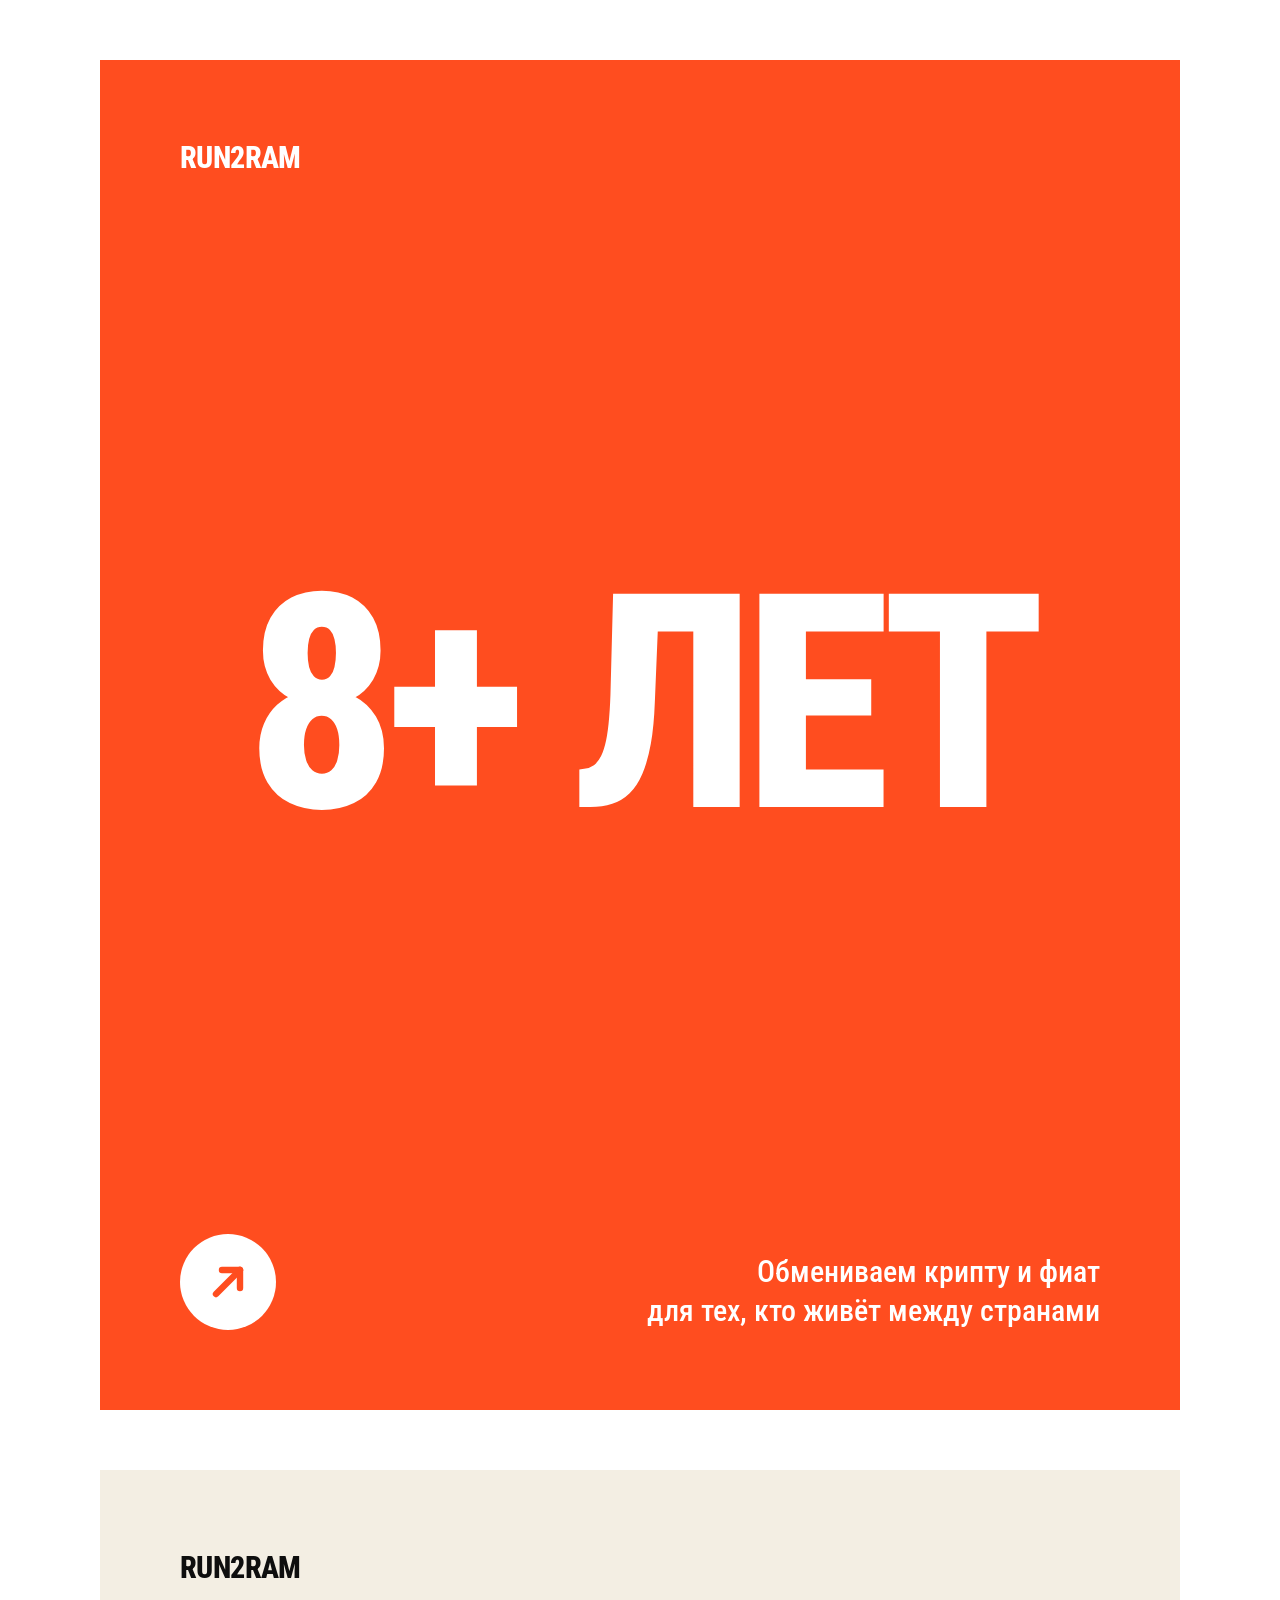
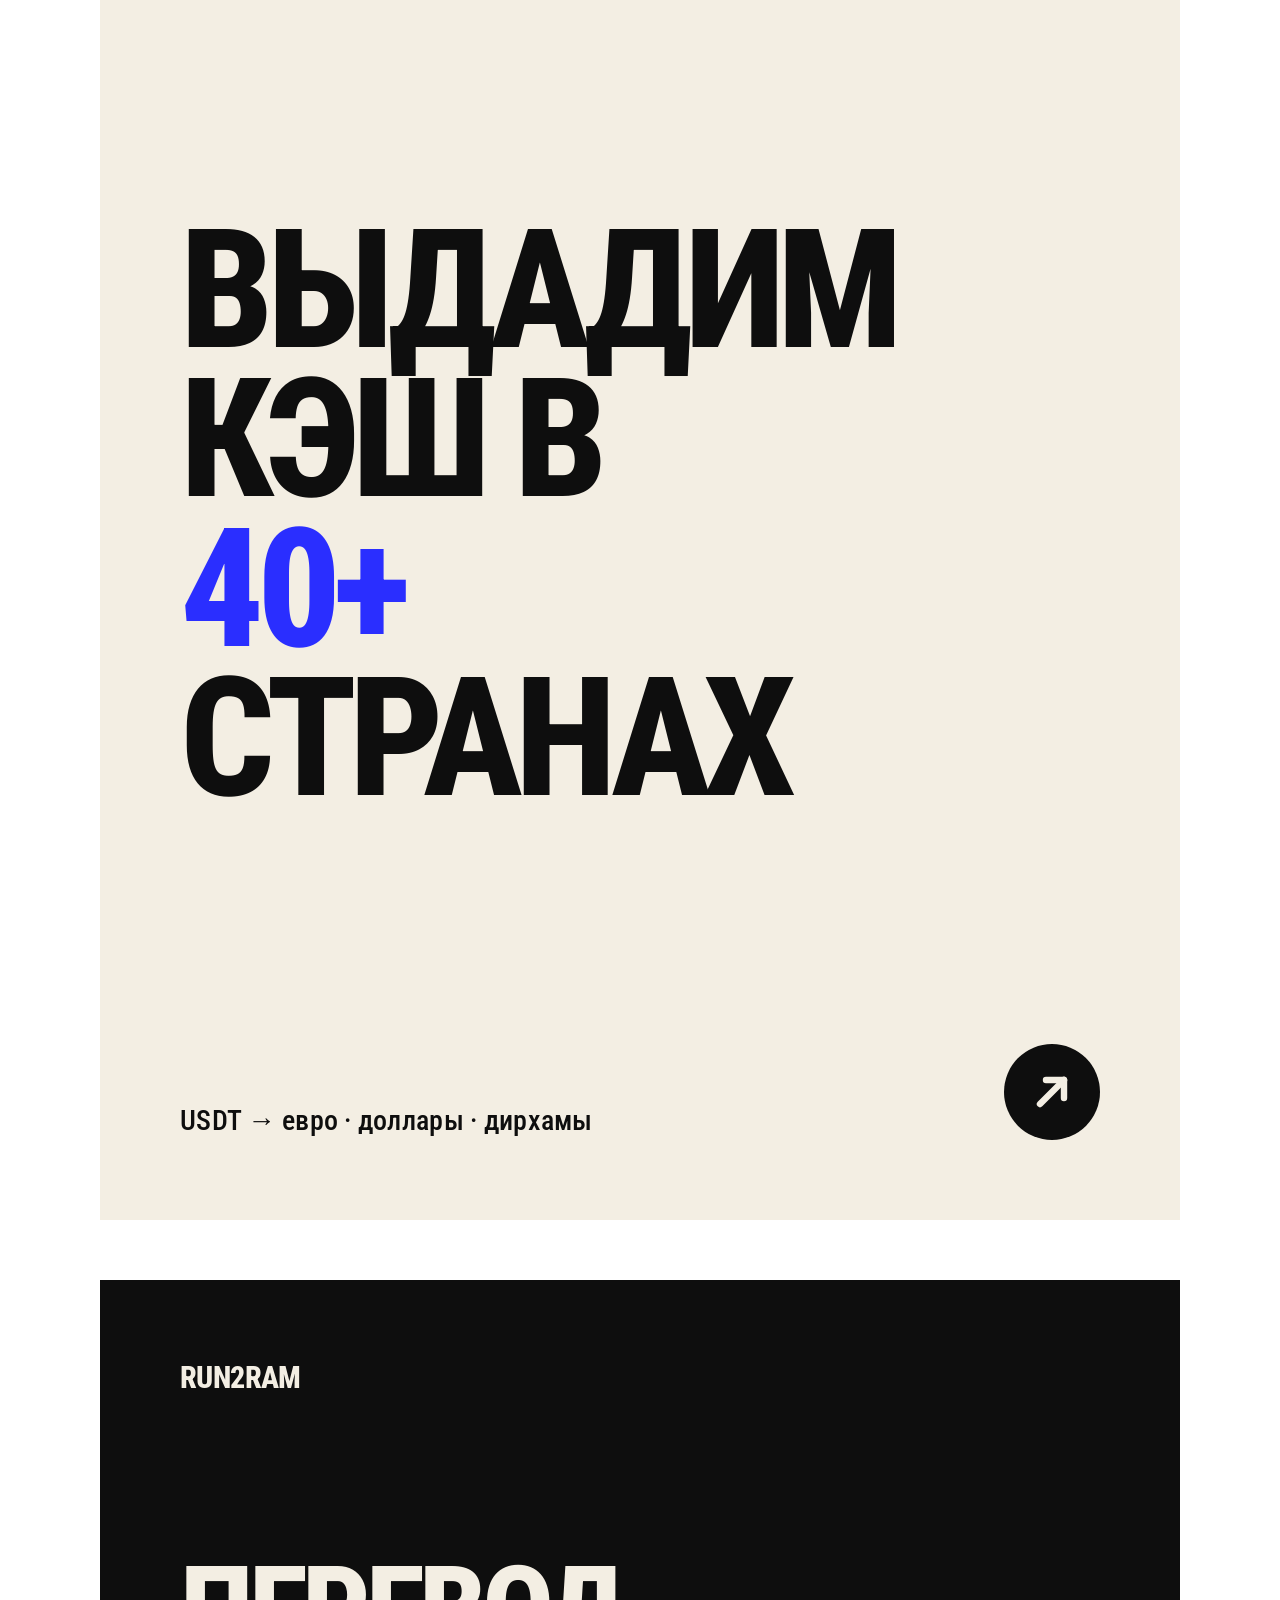
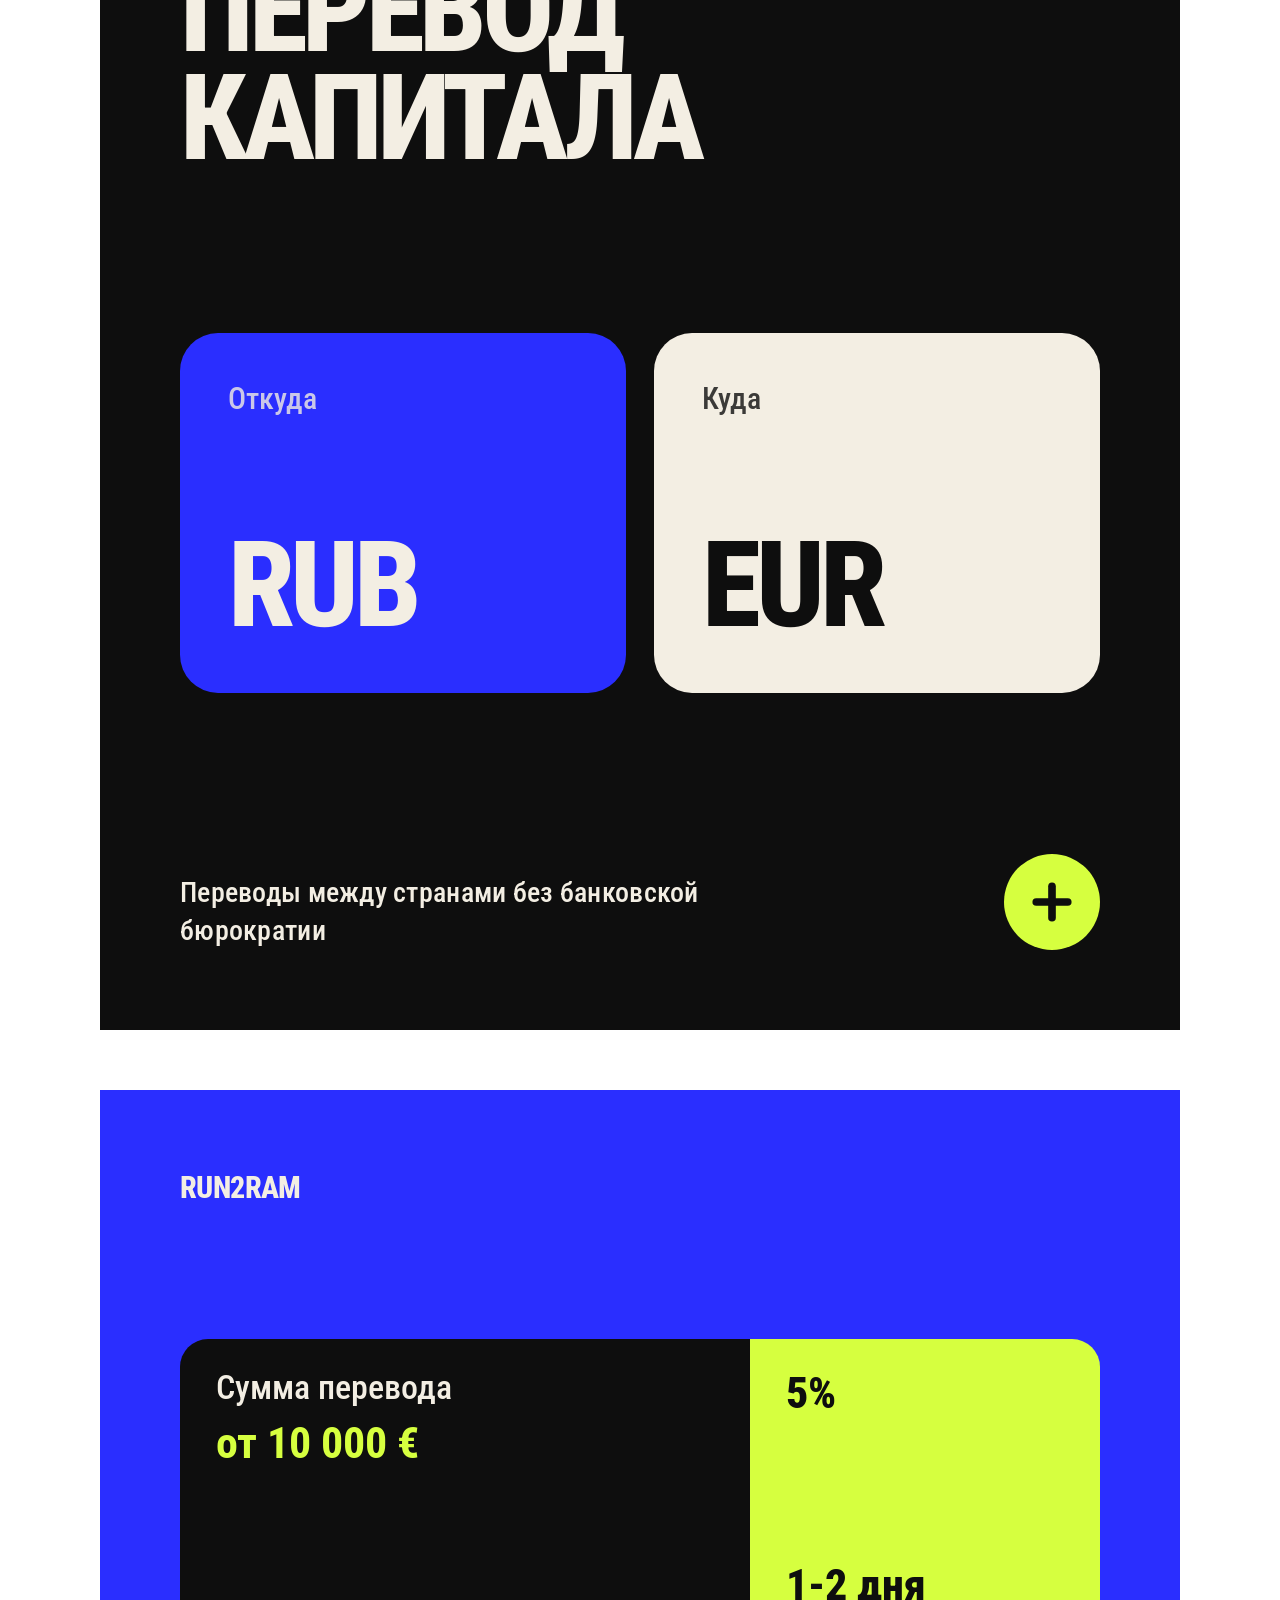
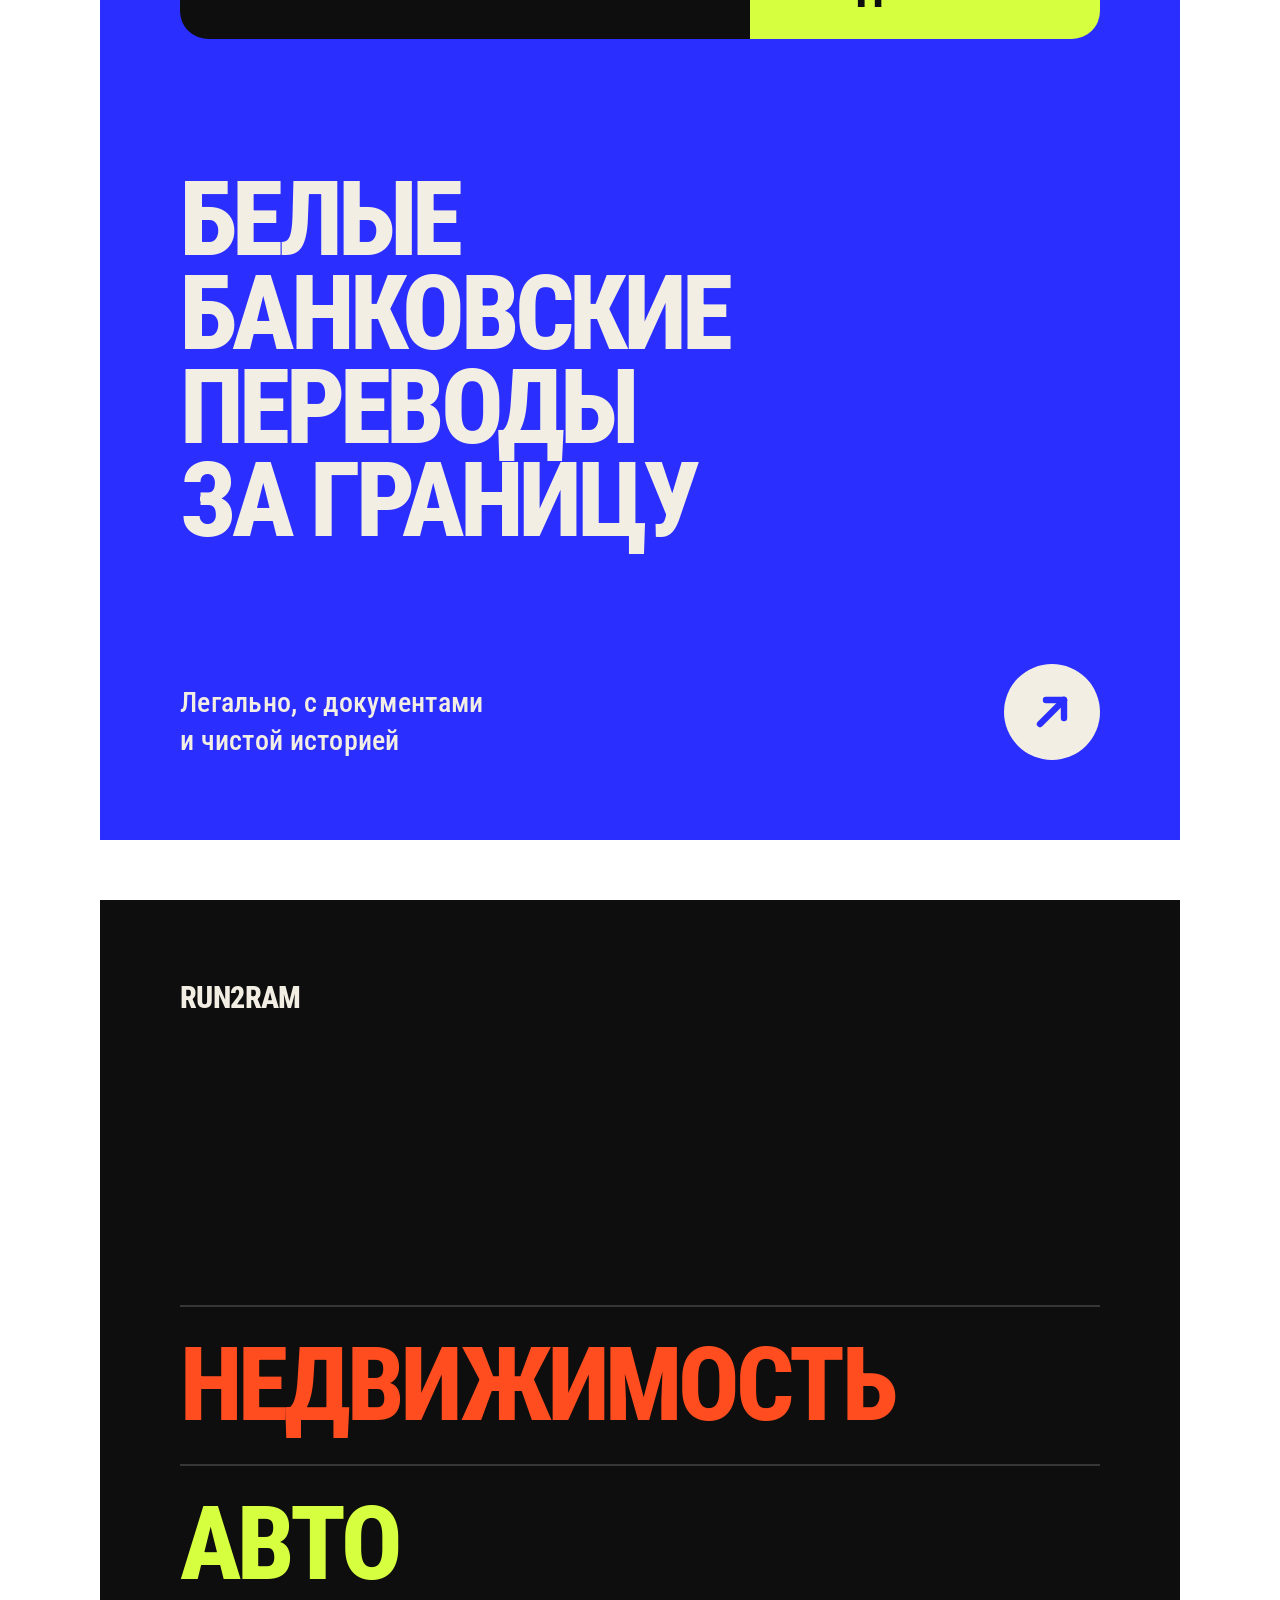
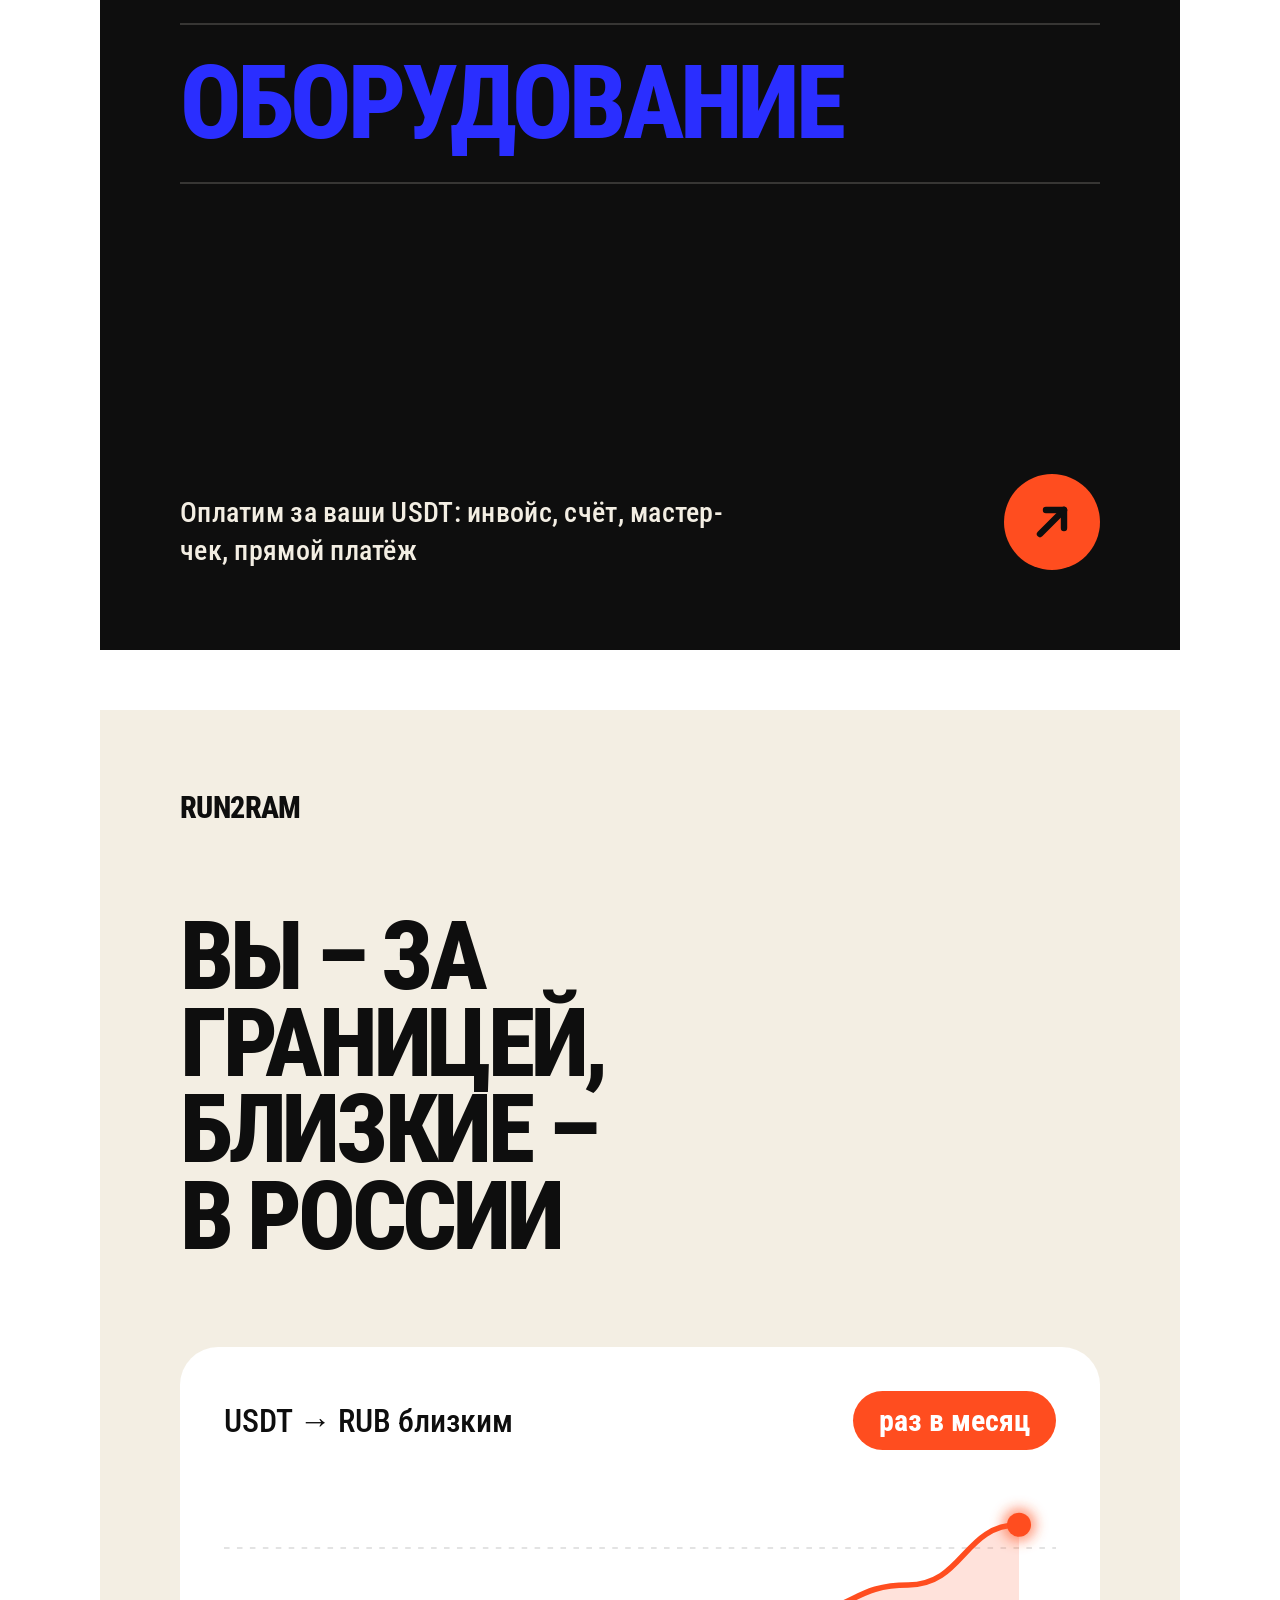
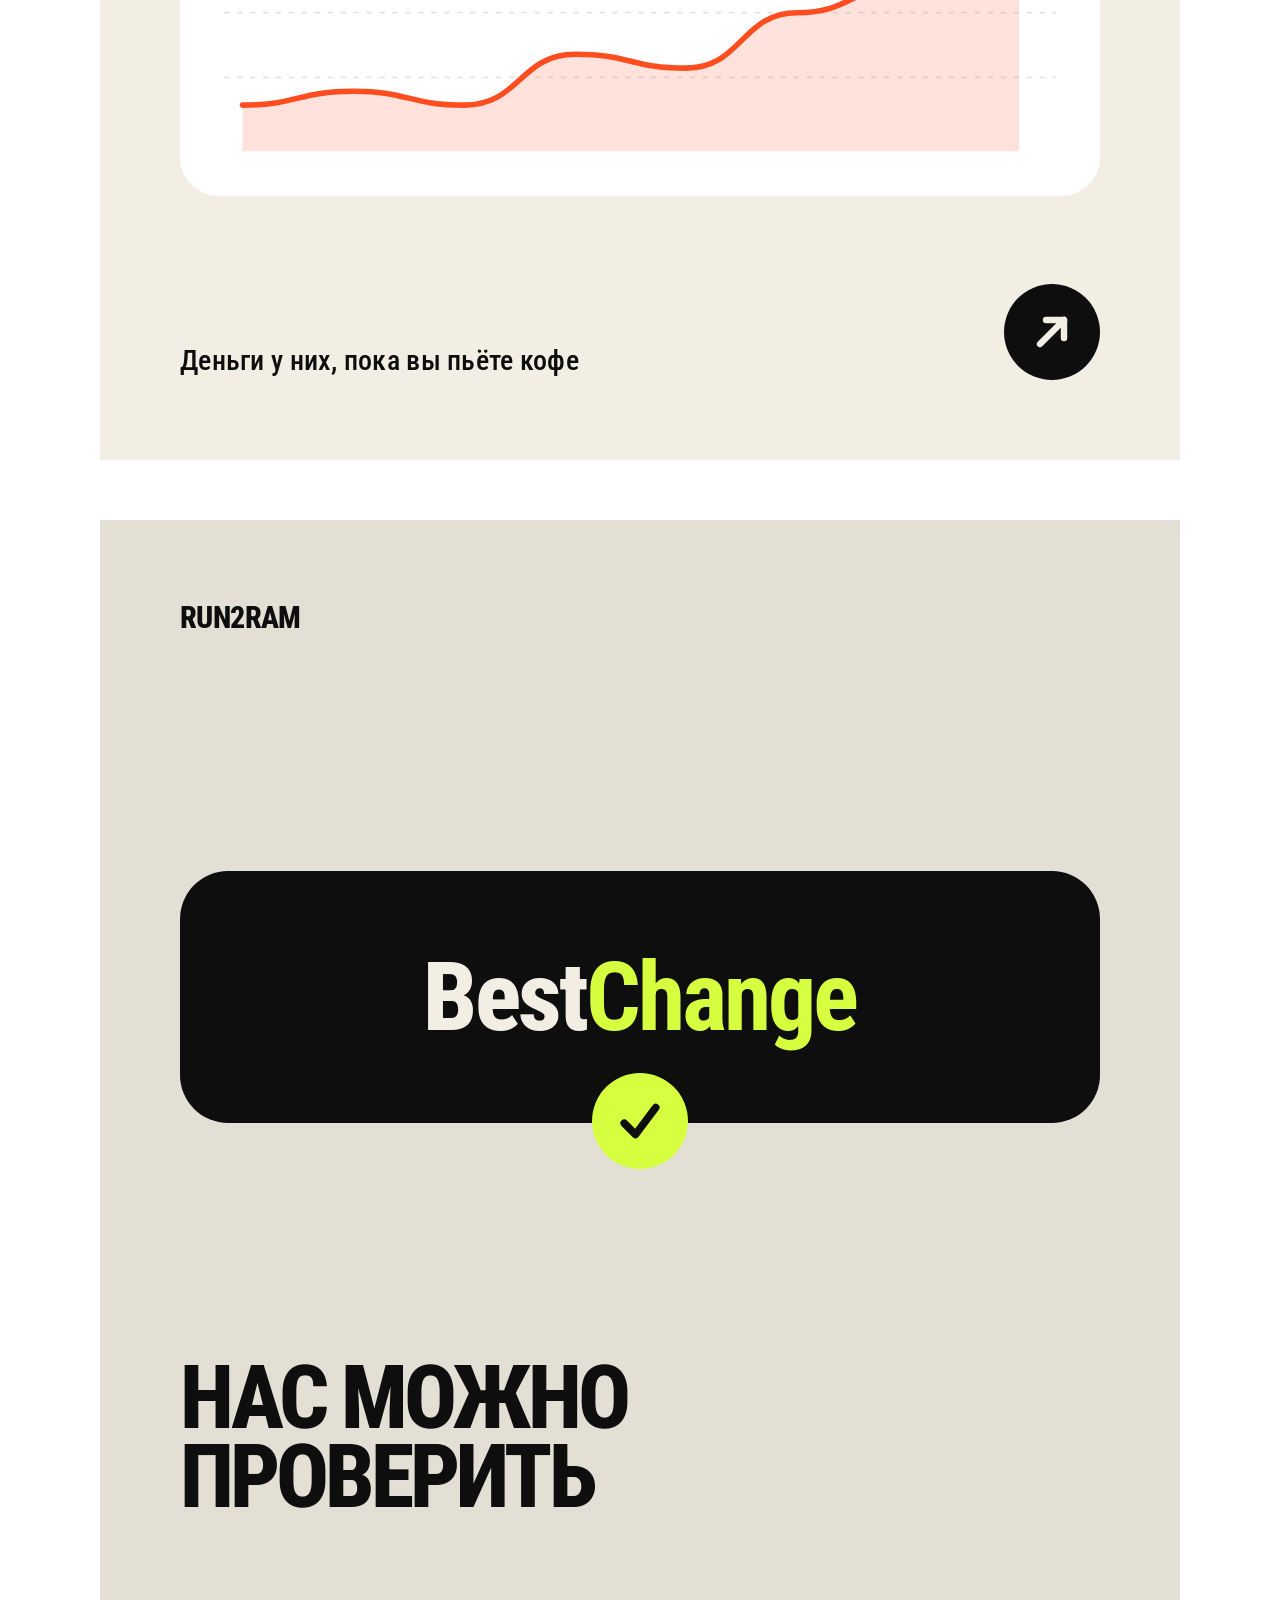
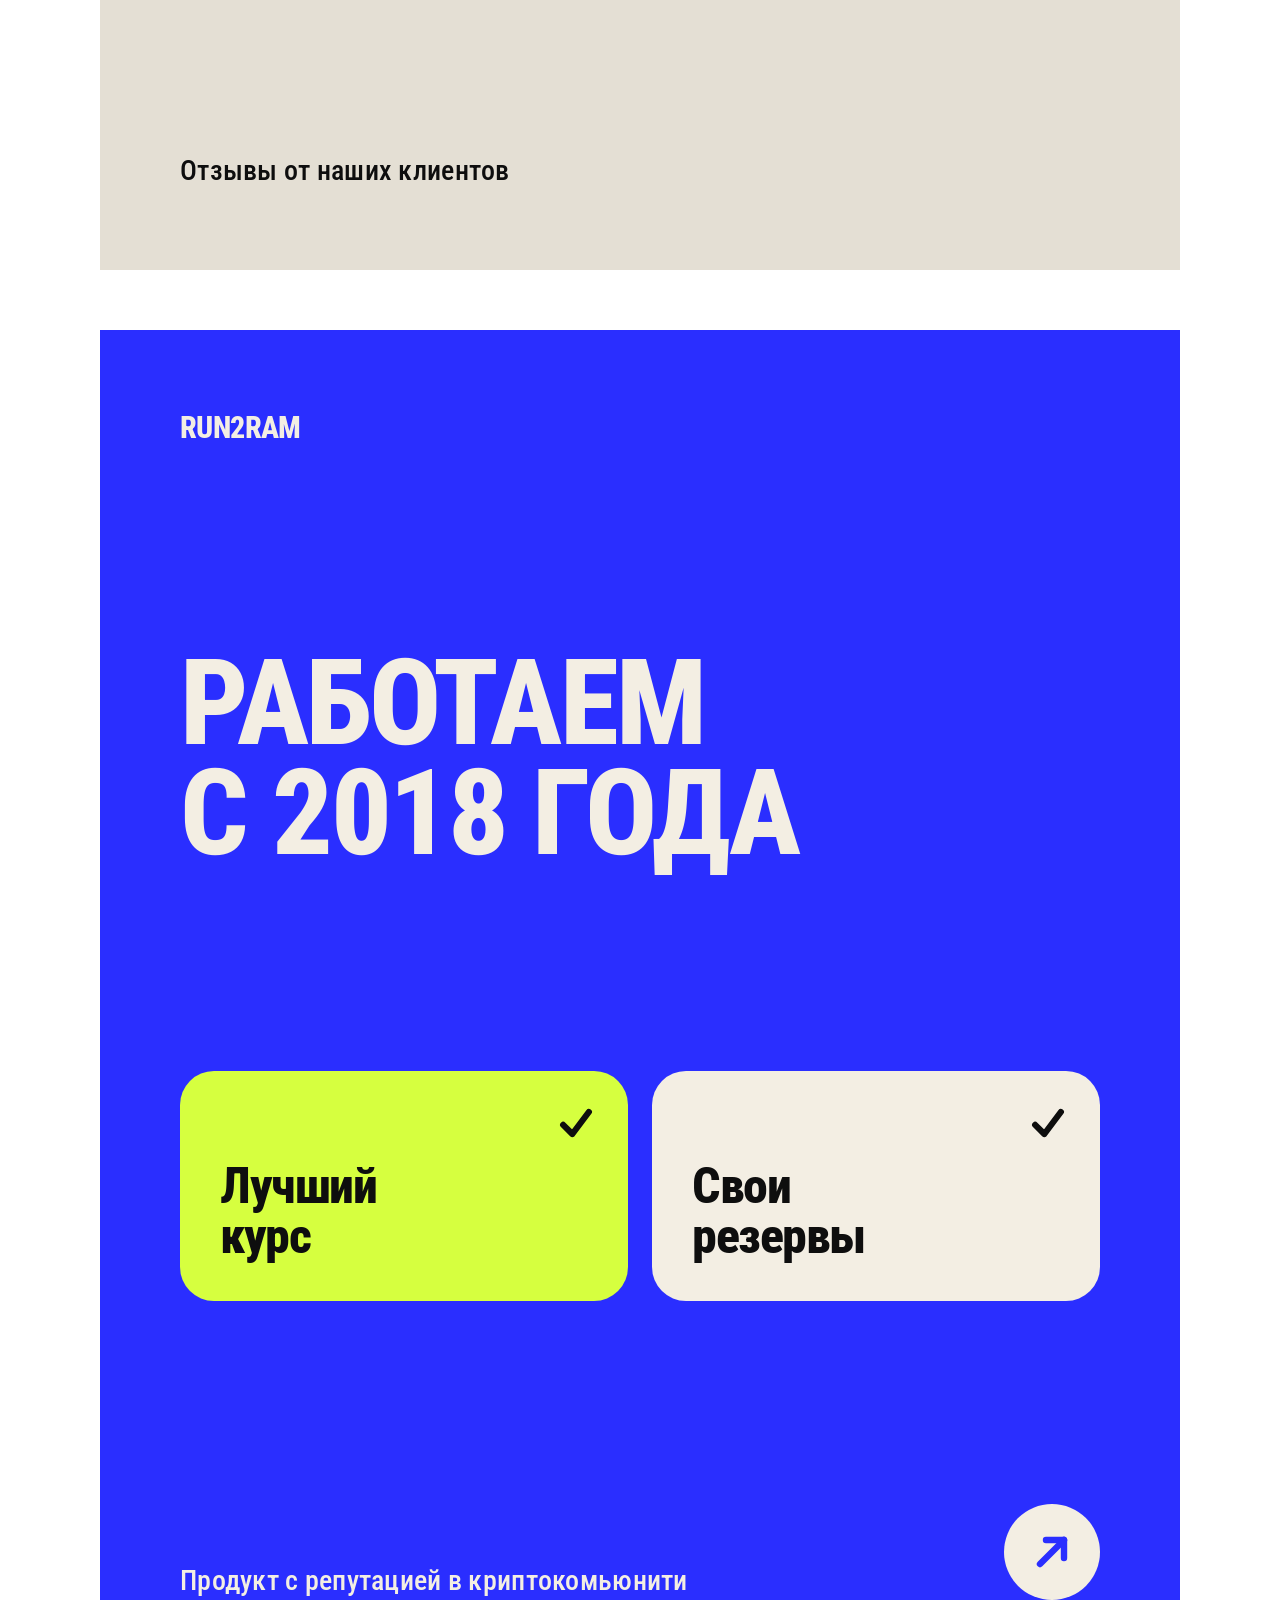
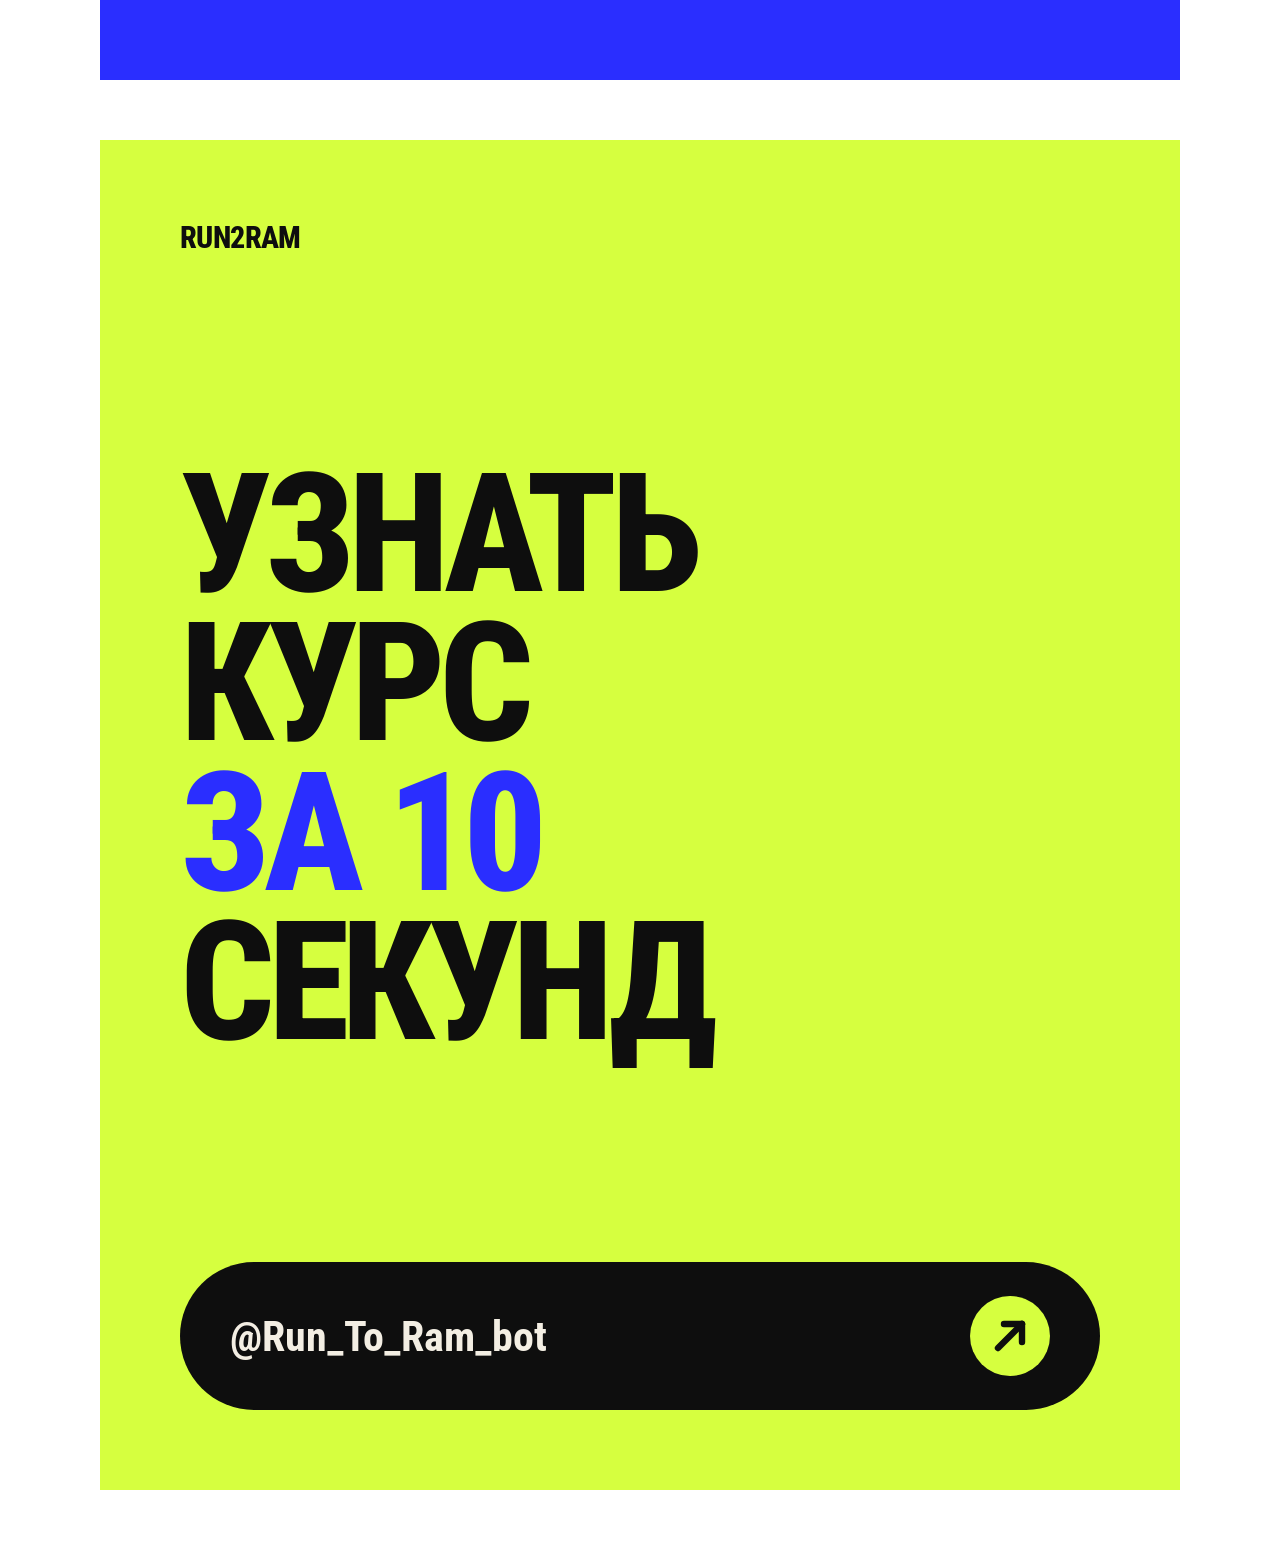
<file: figma.html>
<!DOCTYPE html>
<html lang="ru">
<head>
<meta charset="UTF-8">
<title>RunToRam — Figma export (1080×1350, square)</title>
<link rel="preconnect" href="https://fonts.googleapis.com">
<link rel="preconnect" href="https://fonts.gstatic.com" crossorigin>
<link href="https://fonts.googleapis.com/css2?family=Roboto+Condensed:wght@400;500;700;800;900&display=swap" rel="stylesheet">
<style>
  :root {
    --cream:  #F3EEE3;
    --black:  #0E0E0E;
    --indigo: #2A2EFF;
    --lime:   #D6FF3F;
    --orange: #FF4D1F;
    --ink-60: rgba(14,14,14,.55);
    --cr-60:  rgba(243,238,227,.6);
  }

  * { margin:0; padding:0; box-sizing:border-box; font-family:'Roboto Condensed',sans-serif; }

  /* --- Figma export layout: full-size cards, stacked, NO rounding --- */
  body {
    background:transparent;        /* чисто для импорта: без лишнего фон-слоя в Figma */
    padding:60px;
    display:flex;
    flex-direction:column;
    align-items:center;
    gap:60px;
  }

  /* full Instagram canvas, square corners (border-radius removed on purpose) */
  .frame { width:1080px; height:1350px; overflow:hidden; flex-shrink:0; }

  .card {
    width:1080px; height:1350px;
    position:relative; overflow:hidden;
    padding:80px;
    display:flex; flex-direction:column; justify-content:space-between;
    /* no transform scale — rendered 1:1; no border-radius — square corners */
  }

  /* ---- shared atoms ---- */
  .top { display:flex; justify-content:space-between; align-items:center; z-index:3; position:relative; }
  .bot { display:flex; justify-content:space-between; align-items:flex-end; z-index:3; position:relative; gap:24px; }

  .wm { font-size:30px; font-weight:800; letter-spacing:-.02em; }
  .tag {
    font-size:24px; font-weight:600; letter-spacing:.02em;
    padding:14px 30px; border-radius:999px;
  }
  .kicker { font-size:28px; font-weight:500; letter-spacing:.01em; max-width:560px; line-height:1.35; }

  .circle {
    width:96px; height:96px; border-radius:50%;
    display:flex; align-items:center; justify-content:center;
    font-size:46px; font-weight:500; flex-shrink:0;
  }

  /* icons */
  .ico { display:block; }
  .circle .ico { width:48px; height:48px; }

  .pill-mark {
    display:inline-flex; align-items:center; gap:14px;
    padding:18px 32px; border-radius:999px;
    font-size:34px; font-weight:700;
  }

  /* hero type */
  .hero {
    font-weight:800; letter-spacing:-.045em; line-height:.9;
  }
  .it { font-style:normal; font-weight:800; }

  /* nested widget */
  .widget {
    border-radius:38px; padding:48px;
    display:flex; flex-direction:column; justify-content:space-between;
  }

  /* ============================================================= 01
     КТО МЫ — indigo, giant number (à la "1M")                     */
  .c1 { background:var(--orange); color:#fff; }
  .c1 .num { font-size:300px; font-weight:800; letter-spacing:-.04em; line-height:.9; color:#fff; white-space:nowrap; text-align:center; }
  .c1 .tag { background:var(--lime); color:var(--black); }
  .c1 .circle { background:#fff; color:var(--orange); }
  .c1 .cap { font-size:30px; font-weight:500; max-width:540px; text-align:right; line-height:1.3; color:#fff; }

  /* ============================================================= 02
     USDT → КЭШ — cream, massive type w/ italic accent             */
  .c2 { background:var(--cream); color:var(--black); }
  .c2 .hero { font-size:166px; }
  .c2 .it { color:var(--indigo); }
  .c2 .tag { background:var(--black); color:var(--cream); }
  .c2 .circle { background:var(--black); color:var(--cream); }

  /* ============================================================= 03
     ПЕРЕВОД КАПИТАЛА — black, nested stat widgets (à la GROWTH)    */
  .c3 { background:var(--black); color:var(--cream); }
  .c3 .hero { font-size:120px; }
  .c3 .plus { width:96px; height:96px; border-radius:50%; background:var(--lime); color:var(--black);
              display:flex; align-items:center; justify-content:center; font-size:64px; font-weight:400; }
  .c3 .grid { display:grid; grid-template-columns:1fr 1fr; gap:28px; }
  .c3 .w-a { background:var(--indigo); color:var(--cream); height:360px; }
  .c3 .w-b { background:var(--cream); color:var(--black); height:360px; }
  .c3 .w-lbl { font-size:30px; font-weight:500; opacity:.8; }
  .c3 .w-big { font-size:120px; font-weight:800; letter-spacing:-.04em; line-height:1; }
  .c3 .tag { background:var(--orange); color:var(--black); }
  .c3 .plus .ico { width:54px; height:54px; }

  /* ============================================================= 04
     БЕЛЫЕ ПЕРЕВОДЫ 5% — indigo, horizontal bar (à la Revenue)     */
  .c4 { background:var(--indigo); color:var(--cream); }
  .c4 .bartop { display:flex; justify-content:flex-end; font-size:30px; font-weight:600; opacity:.85; }
  .c4 .bar { display:flex; height:300px; border-radius:28px; overflow:hidden; margin:18px 0; }
  .c4 .seg-a { background:var(--black); flex:0 0 62%; position:relative; }
  .c4 .seg-b { background:var(--lime); flex:1; position:relative; }
  .c4 .seg-a .pc { position:absolute; top:28px; left:36px; color:var(--cream); font-size:34px; font-weight:500; }
  .c4 .seg-a .pc b { display:block; margin-top:10px; font-size:44px; color:var(--lime); }
  .c4 .seg-b .pc { position:absolute; top:28px; left:36px; color:var(--black); font-size:44px; font-weight:800; }
  .c4 .seg-b .pc-b { position:absolute; bottom:28px; left:36px; color:var(--black); font-size:44px; font-weight:800; }
  .c4 .barfoot { display:flex; justify-content:space-between; align-items:flex-end; }
  .c4 .barfoot .l { font-size:32px; font-weight:500; }
  .c4 .barfoot .r { font-size:60px; font-weight:800; letter-spacing:-.03em; color:var(--lime); }
  .c4 .hero { font-size:104px; }
  .c4 .tag { background:var(--lime); color:var(--black); }
  .c4 .circle { background:var(--cream); color:var(--indigo); }

  /* ============================================================= 05
     КРУПНЫЕ ПОКУПКИ — black, stat stack (à la 300%/275%/7x)       */
  .c5 { background:var(--black); color:var(--cream); }
  .c5 .row5 { border-top:2px solid rgba(243,238,227,.18); padding:30px 0; }
  .c5 .row5:last-of-type { border-bottom:2px solid rgba(243,238,227,.18); }
  .c5 .big5 { font-size:102px; font-weight:800; letter-spacing:-.04em; line-height:.95; color:var(--orange); }
  .c5 .big5.alt { color:var(--lime); }
  .c5 .big5.alt2 { color:var(--indigo); -webkit-text-stroke:0; }
  .c5 .lbl5 { font-size:30px; font-weight:600; opacity:.75; margin-top:6px; }
  .c5 .tag { background:var(--orange); color:var(--black); }
  .c5 .circle { background:var(--orange); color:var(--black); }

  /* ============================================================= 06
     РОДНЫЕ В РОССИИ — cream, area chart (à la Active users)       */
  .c6 { background:var(--cream); color:var(--black); }
  .c6 .hero { font-size:96px; }
  .c6 .chartcard { background:#fff; border-radius:38px; padding:44px; }
  .c6 . chead { display:flex; justify-content:space-between; align-items:center; }
  .c6 .clbl { font-size:32px; font-weight:500; }
  .c6 .cpill { background:var(--orange); color:#fff; font-size:30px; font-weight:700; padding:12px 26px; border-radius:999px; }
  .c6 .tag { background:var(--indigo); color:var(--cream); }
  .c6 .circle { background:var(--black); color:var(--cream); }

  /* ============================================================= 07
     BESTCHANGE — cream/grey, framed pill mark (à la $72 000)      */
  .c7 { background:#E4DFD4; color:var(--black); }
  .c7 .markbox {
    background:var(--black); border-radius:48px;
    padding:70px 60px; display:flex; align-items:center; justify-content:center;
    position:relative;
  }
  .c7 .markbox .bc { font-size:96px; font-weight:800; letter-spacing:-.03em; color:var(--cream); }
  .c7 .markbox .bc b { color:var(--lime); }
  .c7 .plus {
    position:absolute; bottom:-46px; left:50%; transform:translateX(-50%);
    width:96px; height:96px; border-radius:50%; background:var(--lime); color:var(--black);
    display:flex; align-items:center; justify-content:center; font-size:64px; font-weight:400;
  }
  .c7 .plus .ico { width:54px; height:54px; }
  .c7 .hero { font-size:88px; }
  .c7 .tag { background:var(--indigo); color:var(--cream); }

  /* ============================================================= 08
     ПОЧЕМУ ДОВЕРЯЮТ — indigo, big "8" + nested widgets            */
  .c8 { background:var(--indigo); color:var(--cream); }
  .c8 .big8 { font-size:300px; font-weight:800; letter-spacing:-.05em; line-height:.8; }
  .c8 .big8 small { font-size:60px; font-weight:600; letter-spacing:0; display:block; opacity:.9; }
  .c8 .h8 { font-size:120px; font-weight:800; letter-spacing:-.02em; line-height:.92; }
  .c8 .grid { display:grid; grid-template-columns:1fr 1fr; gap:24px; }
  .c8 .w { border-radius:34px; padding:40px; height:230px; display:flex; flex-direction:column; justify-content:flex-end; position:relative; }
  .c8 .chk { position:absolute; top:30px; right:30px; width:44px; height:44px; }
  .c8 .w.lime { background:var(--lime); color:var(--black); }
  .c8 .w.cream { background:var(--cream); color:var(--black); }
  .c8 .w .t { font-size:30px; font-weight:600; opacity:.7; }
  .c8 .w .v { font-size:50px; font-weight:800; letter-spacing:-.03em; line-height:1; }
  .c8 .tag { background:var(--lime); color:var(--black); }
  .c8 .circle { background:var(--cream); color:var(--indigo); }

  /* ============================================================= 09
     КУРС СЕЙЧАС — lime, CTA bold type                             */
  .c9 { background:var(--lime); color:var(--black); }
  .c9 .hero { font-size:166px; }
  .c9 .it { color:var(--indigo); }
  .c9 .botbar {
    background:var(--black); color:var(--cream); border-radius:999px;
    padding:34px 50px; display:flex; align-items:center; justify-content:space-between;
    font-size:42px; font-weight:700;
  }
  .c9 .botbar .circle { width:80px; height:80px; background:var(--lime); color:var(--black); font-size:40px; }
  .c9 .tag { background:var(--black); color:var(--lime); }

</style>
</head>
<body>

  <!-- icon definitions (clean, thick, straight) -->
  <svg width="0" height="0" aria-hidden="true" style="position:absolute">
    <defs>
      <symbol id="ic-arrow" viewBox="0 0 24 24">
        <g fill="none" stroke="currentColor" stroke-width="3.2" stroke-linecap="round" stroke-linejoin="round">
          <line x1="6" y1="18" x2="18" y2="6"/>
          <polyline points="9 6 18 6 18 15"/>
        </g>
      </symbol>
      <symbol id="ic-check" viewBox="0 0 24 24">
        <g fill="none" stroke="currentColor" stroke-width="3.4" stroke-linecap="round" stroke-linejoin="round">
          <polyline points="5 13 10 18 19 6"/>
        </g>
      </symbol>
      <symbol id="ic-plus" viewBox="0 0 24 24">
        <g fill="none" stroke="currentColor" stroke-width="3.4" stroke-linecap="round" stroke-linejoin="round">
          <line x1="12" y1="5" x2="12" y2="19"/>
          <line x1="5" y1="12" x2="19" y2="12"/>
        </g>
      </symbol>
    </defs>
  </svg>

  <!-- 01 КТО МЫ -->
  <div class="frame"><div class="card c1">
    <div class="top"><span class="wm">RUN2RAM</span></div>
    <div class="num">8+ ЛЕТ</div>
    <div class="bot">
      <div class="circle"><svg class="ico"><use href="#ic-arrow"/></svg></div>
      <div class="cap">Обмениваем крипту и фиат<br>для тех, кто живёт между странами</div>
    </div>
  </div></div>

  <!-- 02 USDT → КЭШ -->
  <div class="frame"><div class="card c2">
    <div class="top"><span class="wm">RUN2RAM</span></div>
    <div class="hero">ВЫДАДИМ<br>КЭШ В<br><span class="it">40+</span><br>СТРАНАХ</div>
    <div class="bot">
      <span class="kicker">USDT → евро · доллары · дирхамы</span>
      <div class="circle"><svg class="ico"><use href="#ic-arrow"/></svg></div>
    </div>
  </div></div>

  <!-- 03 ПЕРЕВОД КАПИТАЛА -->
  <div class="frame"><div class="card c3">
    <div class="top"><span class="wm">RUN2RAM</span></div>
    <div>
      <div class="hero">ПЕРЕВОД<br>КАПИТАЛА</div>
    </div>
    <div class="grid">
      <div class="widget w-a">
        <div class="w-lbl">Откуда</div>
        <div class="w-big">RUB</div>
      </div>
      <div class="widget w-b">
        <div class="w-lbl">Куда</div>
        <div class="w-big">EUR</div>
      </div>
    </div>
    <div class="bot">
      <span class="kicker">Переводы между странами без банковской бюрократии</span>
      <div class="plus"><svg class="ico"><use href="#ic-plus"/></svg></div>
    </div>
  </div></div>

  <!-- 04 БЕЛЫЕ ПЕРЕВОДЫ 5% -->
  <div class="frame"><div class="card c4">
    <div class="top"><span class="wm">RUN2RAM</span></div>
    <div>
      <div class="bar">
        <div class="seg-a"><span class="pc">Сумма перевода<br><b>от 10 000 €</b></span></div>
        <div class="seg-b"><span class="pc">5%</span><span class="pc-b">1-2 дня</span></div>
      </div>
    </div>
    <div class="hero">БЕЛЫЕ<br>БАНКОВСКИЕ<br>ПЕРЕВОДЫ<br>ЗА ГРАНИЦУ</div>
    <div class="bot">
      <span class="kicker">Легально, с документами<br>и чистой историей</span>
      <div class="circle"><svg class="ico"><use href="#ic-arrow"/></svg></div>
    </div>
  </div></div>

  <!-- 05 КРУПНЫЕ ПОКУПКИ -->
  <div class="frame"><div class="card c5">
    <div class="top"><span class="wm">RUN2RAM</span></div>
    <div>
      <div class="row5"><div class="big5">НЕДВИЖИМОСТЬ</div></div>
      <div class="row5"><div class="big5 alt">АВТО</div></div>
      <div class="row5"><div class="big5 alt2">ОБОРУДОВАНИЕ</div></div>
    </div>
    <div class="bot">
      <span class="kicker">Оплатим за ваши USDT: инвойс, счёт, мастер-чек, прямой платёж</span>
      <div class="circle"><svg class="ico"><use href="#ic-arrow"/></svg></div>
    </div>
  </div></div>

  <!-- 06 РОДНЫЕ В РОССИИ -->
  <div class="frame"><div class="card c6">
    <div class="top"><span class="wm">RUN2RAM</span></div>
    <div class="hero">ВЫ – ЗА<br>ГРАНИЦЕЙ,<br>БЛИЗКИЕ –<br>В РОССИИ</div>
    <div class="chartcard">
      <div class="chead" style="display:flex; justify-content:space-between; align-items:center; margin-bottom:24px;">
        <span class="clbl">USDT → RUB близким</span>
        <span class="cpill">раз в месяц</span>
      </div>
      <svg viewBox="0 0 900 300" xmlns="http://www.w3.org/2000/svg" style="width:100%; display:block; overflow:visible;">
        <defs><filter id="dotglow" x="-200%" y="-200%" width="500%" height="500%"><feGaussianBlur stdDeviation="7"/></filter></defs>
        <line x1="0" y1="80"  x2="900" y2="80"  stroke="#e3e3e3" stroke-width="2" stroke-dasharray="6 8"/>
        <line x1="0" y1="150" x2="900" y2="150" stroke="#e3e3e3" stroke-width="2" stroke-dasharray="6 8"/>
        <line x1="0" y1="220" x2="900" y2="220" stroke="#e3e3e3" stroke-width="2" stroke-dasharray="6 8"/>
        <path d="M20,250 C80,250 80,235 140,235 C200,235 200,250 260,250 C320,250 320,195 380,195 C440,195 440,210 500,210 C560,210 560,150 620,150 C680,150 680,120 740,120 C800,120 800,55 860,55 L860,300 L20,300 Z" fill="#FF4D1F" fill-opacity="0.16"/>
        <path d="M20,250 C80,250 80,235 140,235 C200,235 200,250 260,250 C320,250 320,195 380,195 C440,195 440,210 500,210 C560,210 560,150 620,150 C680,150 680,120 740,120 C800,120 800,55 860,55" fill="none" stroke="#FF4D1F" stroke-width="6" stroke-linecap="round" stroke-linejoin="round"/>
        <circle cx="860" cy="55" r="18" fill="#FF4D1F" opacity="0.5" filter="url(#dotglow)"/>
        <circle cx="860" cy="55" r="13" fill="#FF7A4D" opacity="0.4" filter="url(#dotglow)"/>
        <circle cx="860" cy="55" r="13" fill="#FF4D1F"/>
      </svg>
    </div>
    <div class="bot">
      <span class="kicker">Деньги у них, пока вы пьёте кофе</span>
      <div class="circle"><svg class="ico"><use href="#ic-arrow"/></svg></div>
    </div>
  </div></div>

  <!-- 07 BESTCHANGE -->
  <div class="frame"><div class="card c7">
    <div class="top"><span class="wm">RUN2RAM</span></div>
    <div class="markbox">
      <div class="bc">Best<b>Change</b></div>
      <div class="plus"><svg class="ico"><use href="#ic-check"/></svg></div>
    </div>
    <div class="hero">НАС МОЖНО<br>ПРОВЕРИТЬ</div>
    <div class="bot">
      <span class="kicker">Отзывы от наших клиентов</span>
    </div>
  </div></div>

  <!-- 08 ПОЧЕМУ ДОВЕРЯЮТ -->
  <div class="frame"><div class="card c8">
    <div class="top"><span class="wm">RUN2RAM</span></div>
    <div class="h8">РАБОТАЕМ<br>С 2018 ГОДА</div>
    <div class="grid">
      <div class="w lime"><svg class="ico chk"><use href="#ic-check"/></svg><span class="v">Лучший<br>курс</span></div>
      <div class="w cream"><svg class="ico chk"><use href="#ic-check"/></svg><span class="v">Свои<br>резервы</span></div>
    </div>
    <div class="bot">
      <span class="kicker">Продукт с репутацией в криптокомьюнити</span>
      <div class="circle"><svg class="ico"><use href="#ic-arrow"/></svg></div>
    </div>
  </div></div>

  <!-- 09 КУРС СЕЙЧАС -->
  <div class="frame"><div class="card c9">
    <div class="top"><span class="wm">RUN2RAM</span></div>
    <div class="hero">УЗНАТЬ<br>КУРС<br><span class="it">ЗА 10</span><br>СЕКУНД</div>
    <div class="botbar">
      <span>@Run_To_Ram_bot</span>
      <div class="circle"><svg class="ico"><use href="#ic-arrow"/></svg></div>
    </div>
  </div></div>

</body>
</html>
</file>
<file: design-system/tokens.css>
/* ============================================================
   RunToRam · Design Tokens
   Источник правды для цветов, типографики, радиусов, отступов.
   Извлечено с info.runtoram.com + фирменные ассеты.
   ============================================================ */

:root {
  /* ---- Цвета: ядро ---- */
  --rtr-orange:        #F54A22;  /* основной акцент, CTA */
  --rtr-ink:           #1C1C1C;  /* текст, тёмные секции */
  --rtr-cream:         #F9F5EF;  /* светлый фон */
  --rtr-white:         #FFFFFF;

  /* ---- Цвета: акценты (логотип циклится по трём) ---- */
  --rtr-lime:          #D9F201;
  --rtr-indigo:        #4654FE;

  /* ---- Нейтральные ---- */
  --rtr-gray-700:      #787878;
  --rtr-gray-500:      #939393;
  --rtr-gray-200:      #EDEDED;
  --rtr-gray-100:      #F6F6F6;
  --rtr-border:        #D0D5DD;

  /* ---- Полупрозрачные ---- */
  --rtr-ink-60:        rgba(28,28,28,.6);
  --rtr-cream-60:      rgba(249,245,239,.6);

  /* ---- Шрифты ---- */
  --rtr-font-display:  'Roboto Condensed', sans-serif;  /* заголовки, дисплей */
  --rtr-font-body:     'Roboto', sans-serif;            /* основной текст */

  /* ---- Веса ---- */
  --rtr-w-regular: 400;
  --rtr-w-medium:  500;
  --rtr-w-bold:    700;
  --rtr-w-black:   800;
  --rtr-w-heavy:   900;

  /* ---- Шкала кегля (px) ---- */
  --rtr-fs-caption:  12px;
  --rtr-fs-small:    14px;
  --rtr-fs-body:     16px;
  --rtr-fs-lead:     18px;
  --rtr-fs-h3:       22px;
  --rtr-fs-h2:       28px;
  --rtr-fs-h1:       36px;
  --rtr-fs-display:  76px;   /* дисплей: 65–83 в зависимости от блока */

  /* ---- Трекинг ---- */
  --rtr-track-display: -.04em;  /* плотный для крупного дисплея */
  --rtr-track-head:    -.02em;
  --rtr-track-label:    .08em;  /* разрядка для капс-меток */

  /* ---- Радиусы ---- */
  --rtr-r-input:   6px;
  --rtr-r-sm:      8px;
  --rtr-r-card:    20px;
  --rtr-r-button:  30px;   /* кнопки */
  --rtr-r-pill:    999px;  /* теги, круглые элементы */

  /* ---- Отступы ---- */
  --rtr-space-1:  4px;
  --rtr-space-2:  8px;
  --rtr-space-3:  12px;
  --rtr-space-4:  16px;
  --rtr-space-6:  24px;
  --rtr-space-8:  32px;
  --rtr-space-12: 48px;
  --rtr-space-16: 64px;
  --rtr-space-20: 80px;

  /* ---- Тени ---- */
  --rtr-shadow-card: 0 8px 24px rgba(28,28,28,.08);
  --rtr-glow-orange: 0 0 22px rgba(245,74,34,.45);
  --rtr-glow-lime:   0 0 22px rgba(217,242,1,.55);
  --rtr-glow-indigo: 0 0 22px rgba(70,84,254,.45);

  /* ---- Градиенты (выбранные) ---- */
  /* тональные */
  --rtr-grad-orange:  linear-gradient(135deg,#FF8A5E,#F54A22 55%,#E0380F);
  --rtr-grad-lime:    linear-gradient(135deg,#EEFF7A,#D9F201 55%,#B6CC00);
  --rtr-grad-indigo:  linear-gradient(135deg,#8C95FF,#4654FE 55%,#2E3BE0);
  --rtr-grad-ink:     linear-gradient(135deg,#3A3A3A,#1C1C1C 65%,#000);
  --rtr-grad-cream:   linear-gradient(135deg,#FFFFFF,#F9F5EF 50%,#ECE3CE);
  /* миксы (чистые) */
  --rtr-grad-orange-lime:  linear-gradient(120deg,#F54A22,#FF9A1E 50%,#D9F201);
  --rtr-grad-orange-cream: linear-gradient(135deg,#F54A22,#FFC9B0 65%,#F9F5EF);
  --rtr-grad-lime-cream:   linear-gradient(135deg,#D9F201,#EEF7A8 55%,#F9F5EF);
  --rtr-grad-indigo-cream: linear-gradient(135deg,#4654FE,#BFC6FF 60%,#F9F5EF);
  /* контрастные — через светлую середину (без грязи) */
  --rtr-grad-lime-indigo:   linear-gradient(120deg,#D9F201,#CFE3FF 50%,#4654FE);
  --rtr-grad-orange-indigo: linear-gradient(120deg,#F54A22,#FFD7C6 38%,#C9CEFF 64%,#4654FE);
  /* mesh */
  --rtr-grad-mesh-warm: radial-gradient(circle at 20% 80%,#F54A22,transparent 55%),radial-gradient(circle at 82% 22%,#D9F201,transparent 55%),#FFF1D2;
}
</file>
